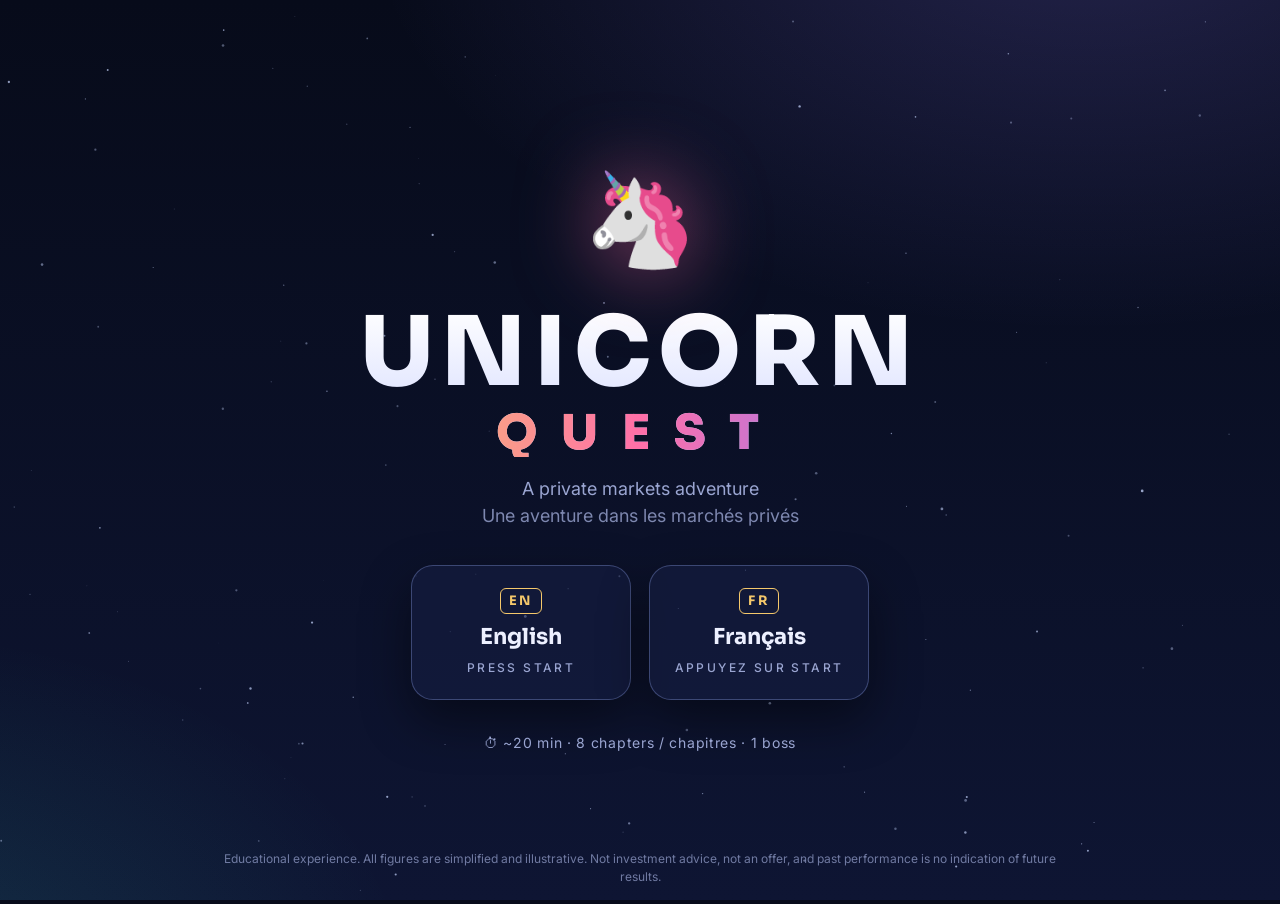
<file: index.html>
<!doctype html>
<html lang="en">
<head>
  <meta charset="utf-8">
  <meta name="viewport" content="width=device-width, initial-scale=1, viewport-fit=cover">
  <title>Unicorn Quest</title>
  <meta name="description" content="Unicorn Quest: an interactive 20-minute private markets adventure. Une aventure interactive de 20 minutes dans les marchés privés.">
  <meta name="theme-color" content="#070b1a">
  <link rel="icon" href="data:image/svg+xml,<svg xmlns='http://www.w3.org/2000/svg' viewBox='0 0 100 100'><text y='.9em' font-size='90'>🦄</text></svg>">
  <link rel="preconnect" href="https://fonts.googleapis.com">
  <link rel="preconnect" href="https://fonts.gstatic.com" crossorigin>
  <link href="https://fonts.googleapis.com/css2?family=Inter:wght@400;500;600;700&family=Sora:wght@500;600;700;800&display=swap" rel="stylesheet">
  <link rel="stylesheet" href="css/style.css">
</head>
<body>
  <canvas id="bg" aria-hidden="true"></canvas>
  <header id="hud" hidden></header>
  <main id="stage" aria-live="polite"></main>
  <footer id="foot"></footer>
  <div id="overlay" hidden></div>
  <div id="toasts"></div>
  <canvas id="fx" aria-hidden="true"></canvas>

  <script src="js/core.js"></script>
  <script src="js/sectors.js"></script>
  <script src="js/intro.js"></script>
  <script src="js/ch1-founder.js"></script>
  <script src="js/ch2-map.js"></script>
  <script src="js/ch3-vintage.js"></script>
  <script src="js/ch4-vault.js"></script>
  <script src="js/ch5-fog.js"></script>
  <script src="js/ch6-treasure.js"></script>
  <script src="js/ch7-waterfall.js"></script>
  <script src="js/ch8-exit.js"></script>
  <script src="js/finale.js"></script>
  <script src="js/main.js"></script>
</body>
</html>
</file>
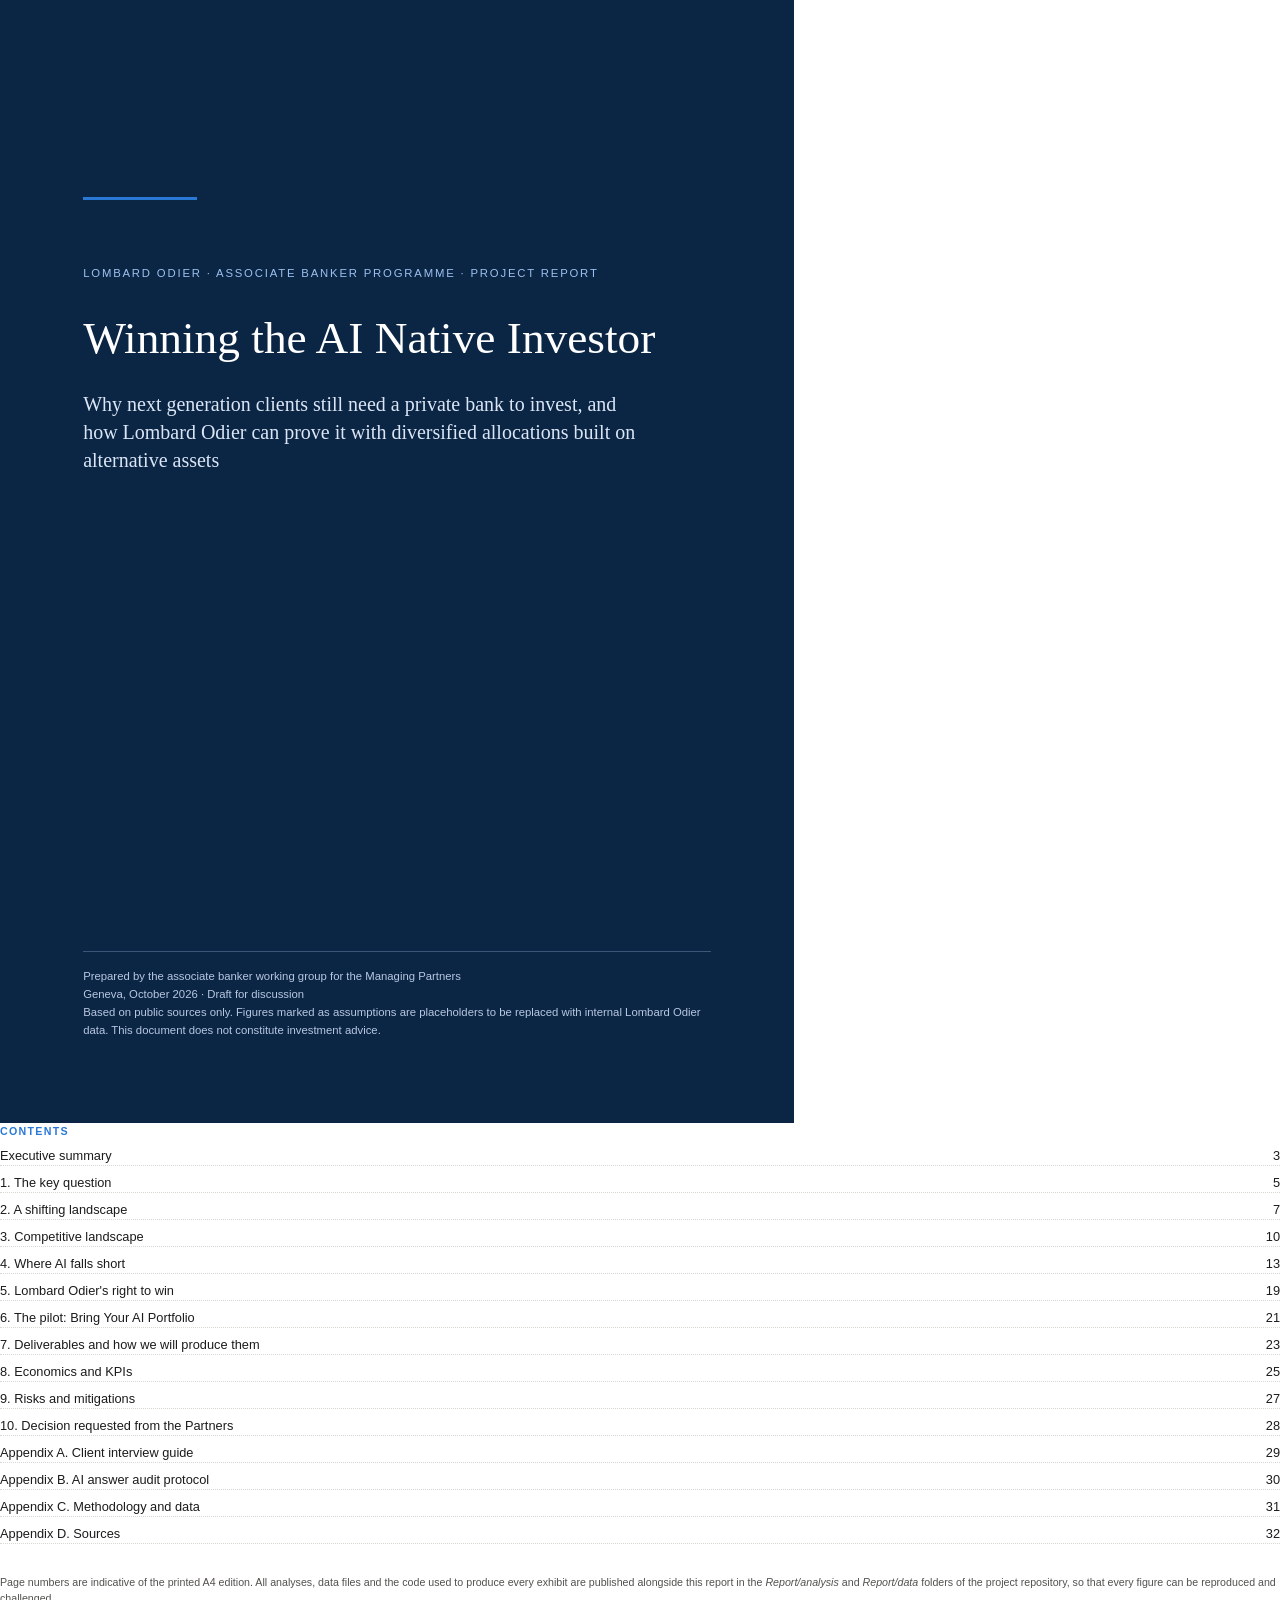
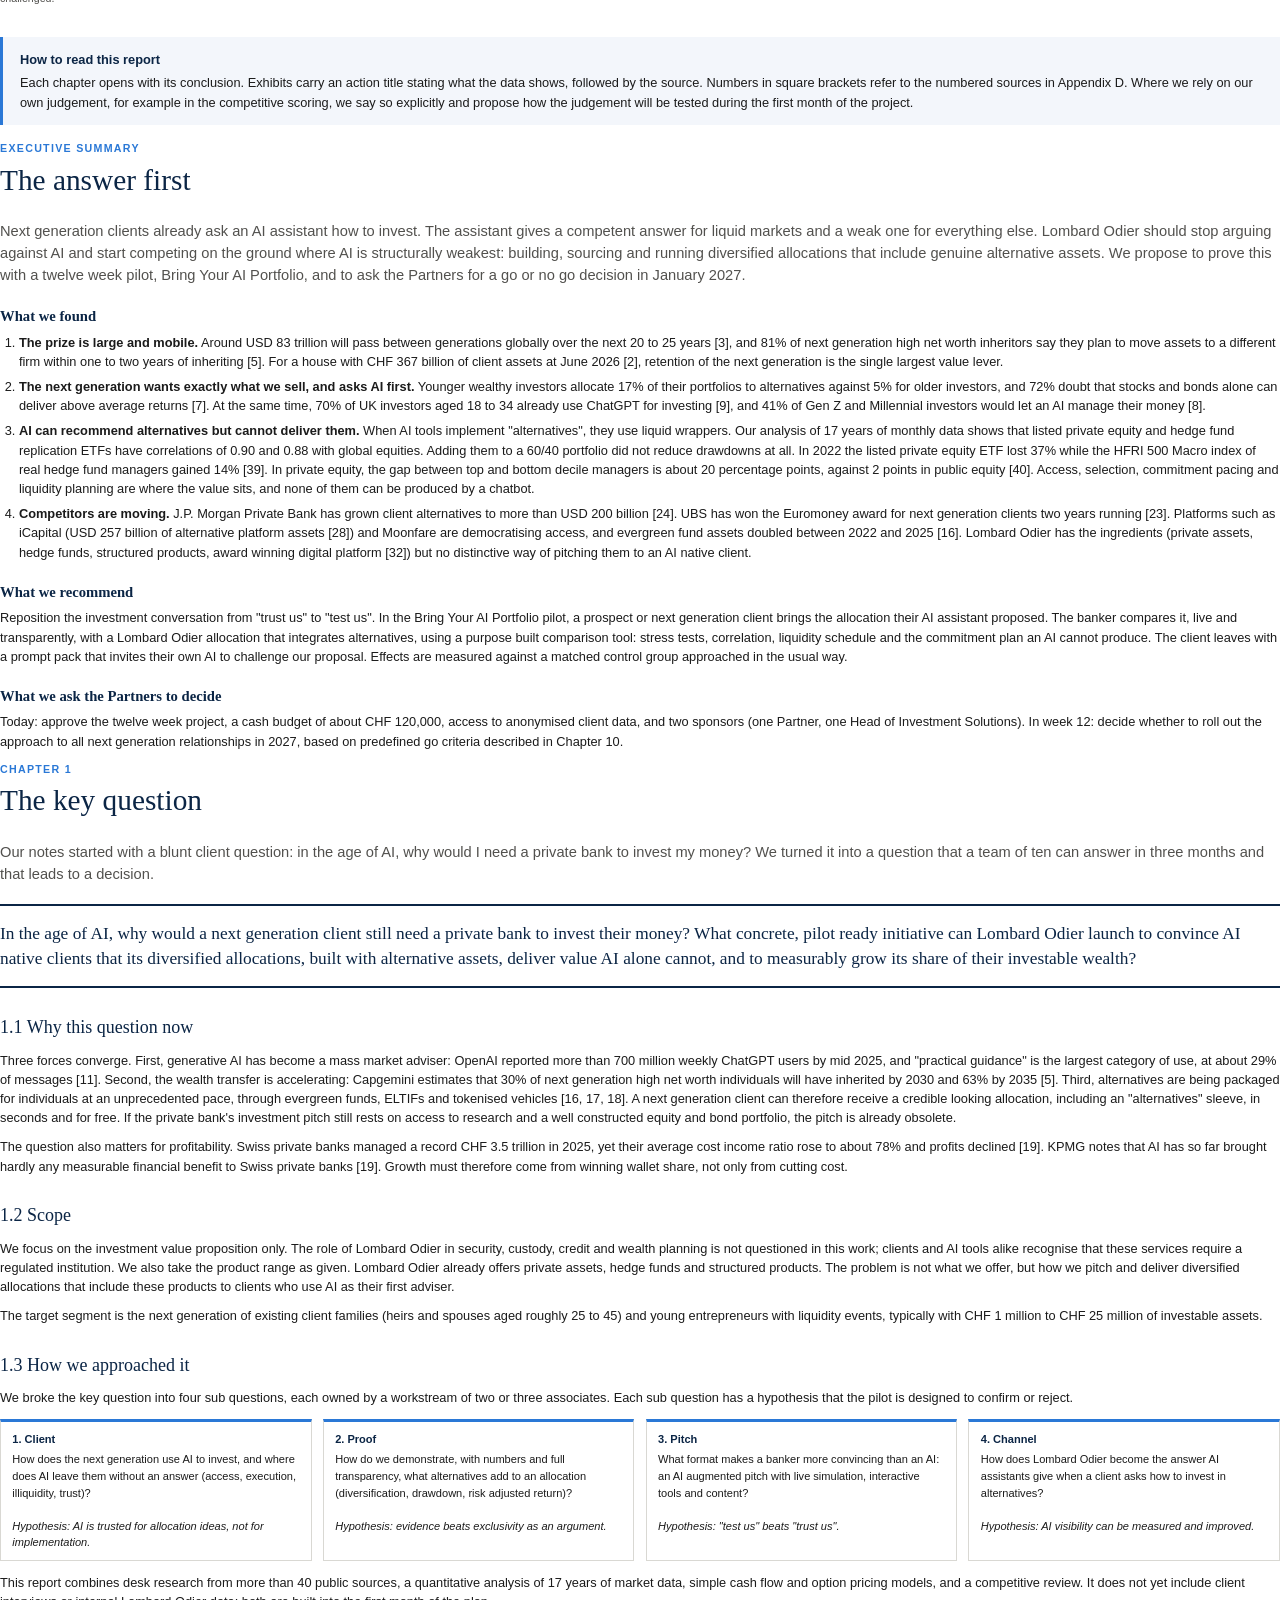
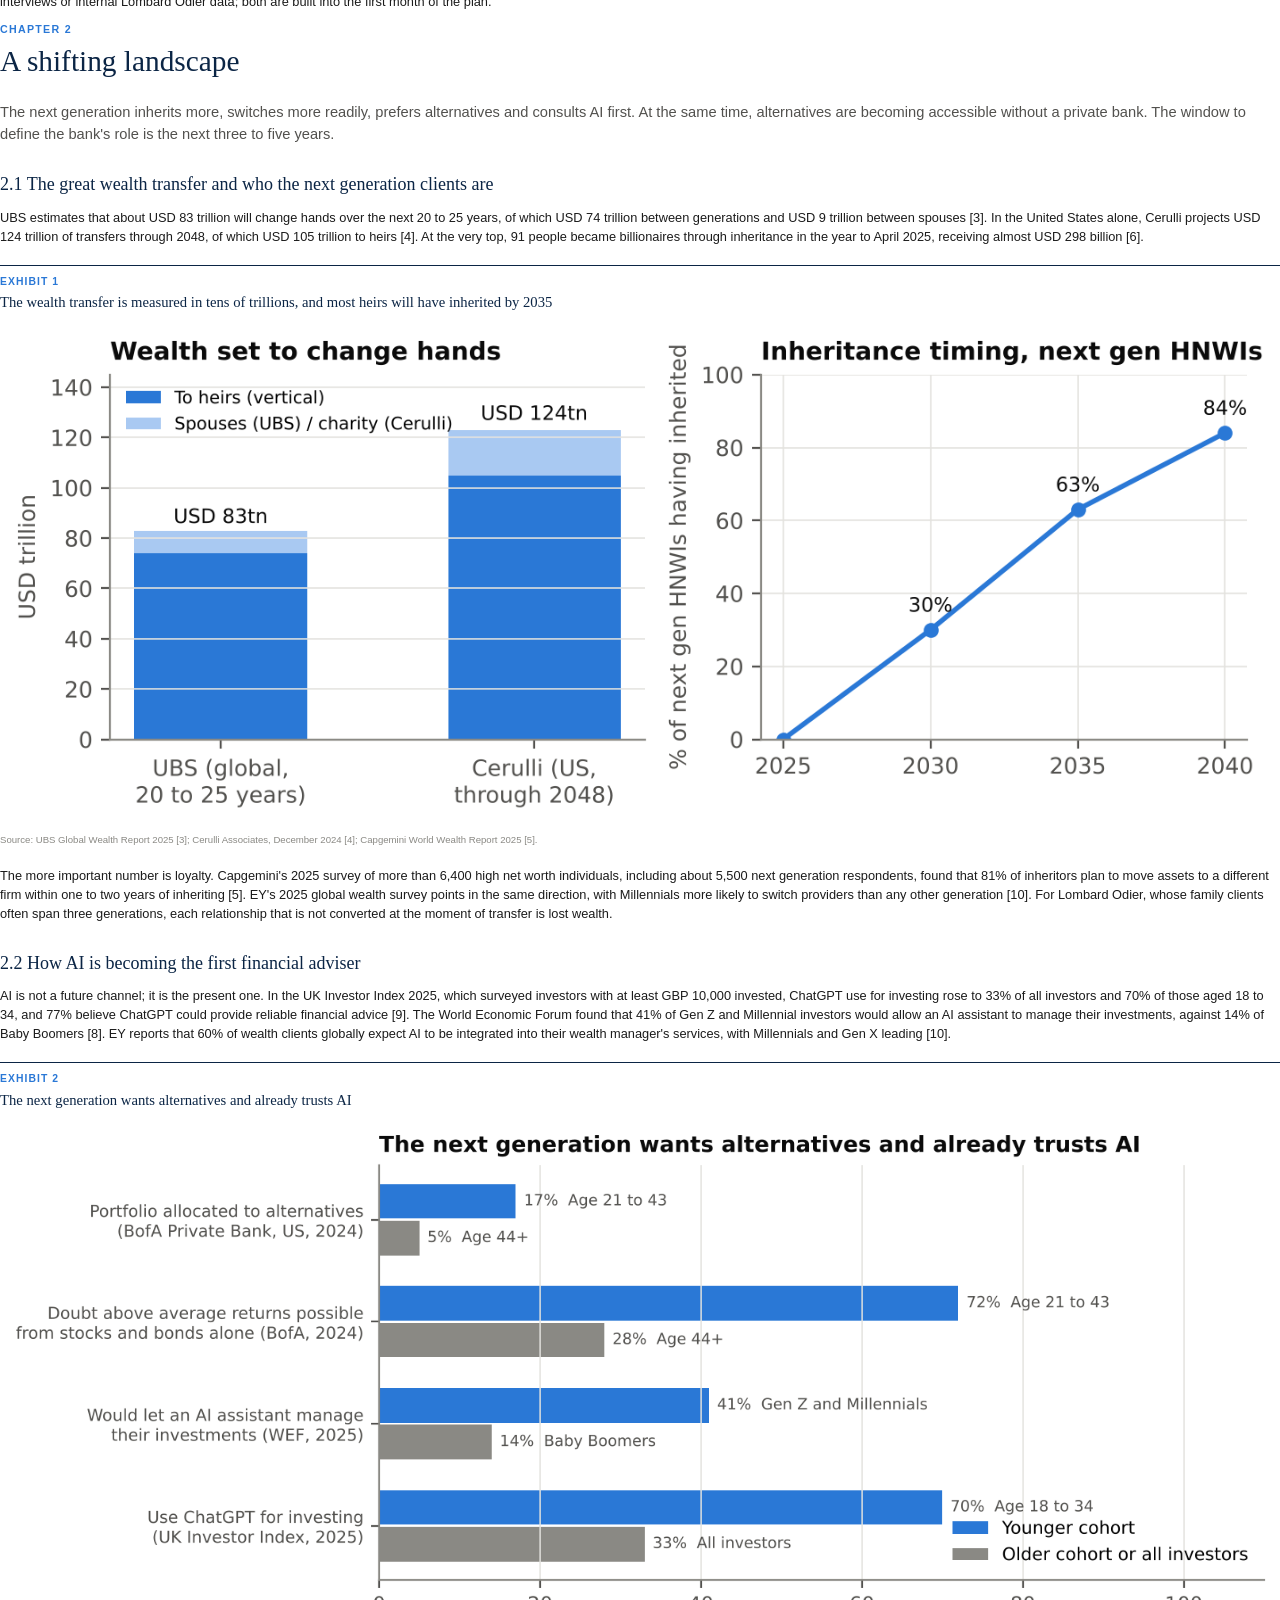
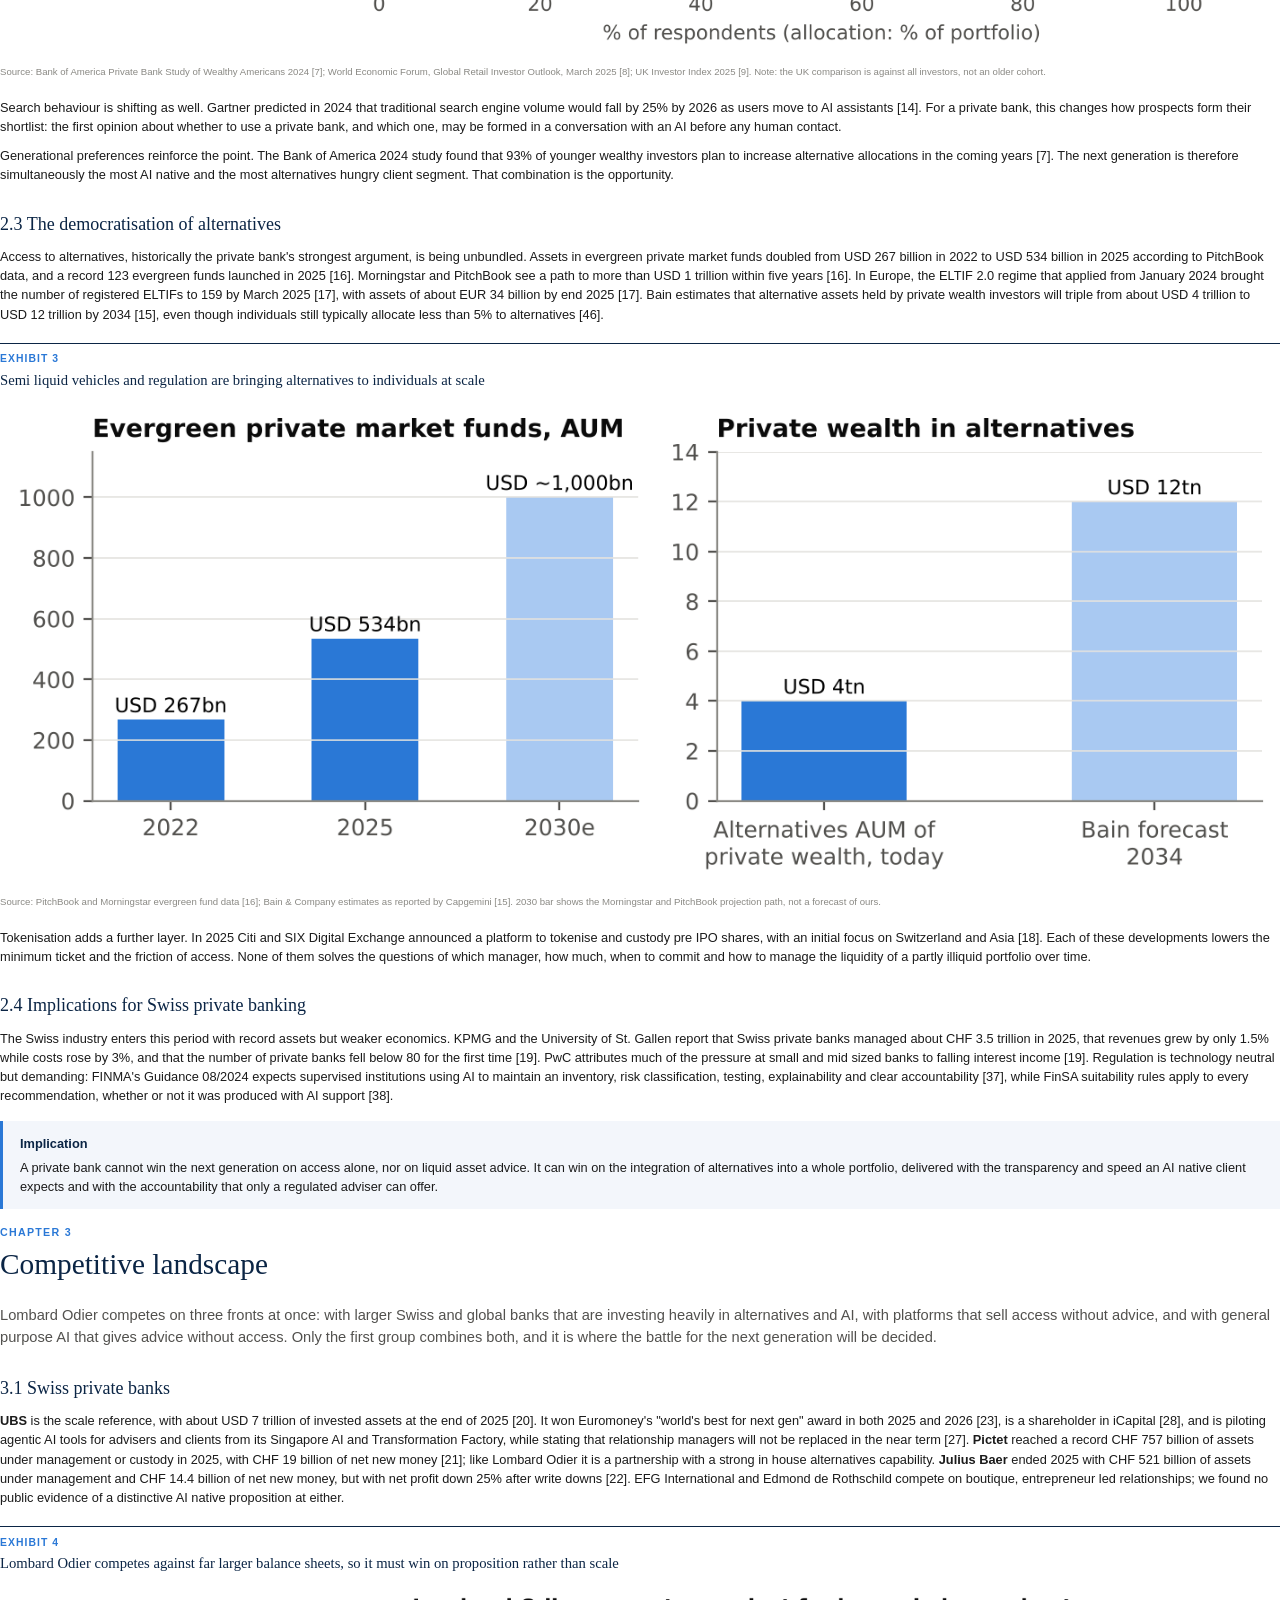
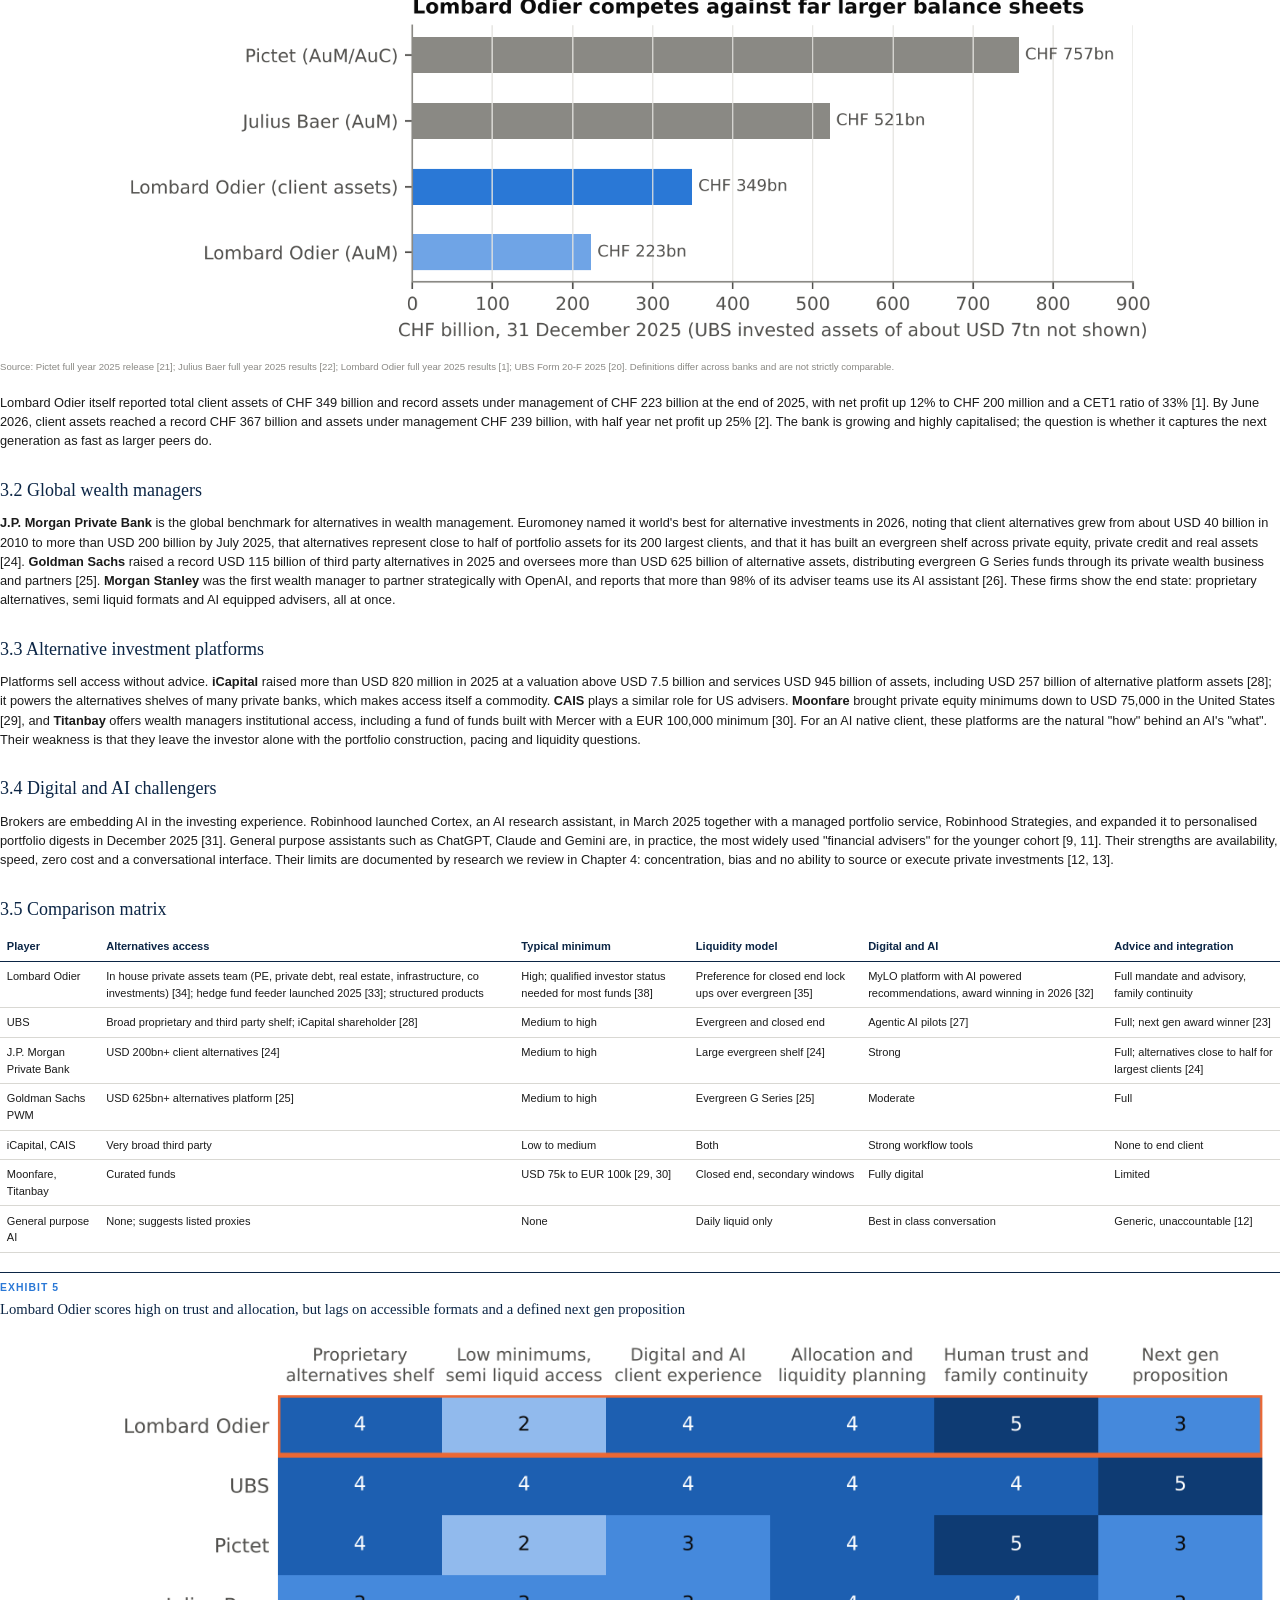
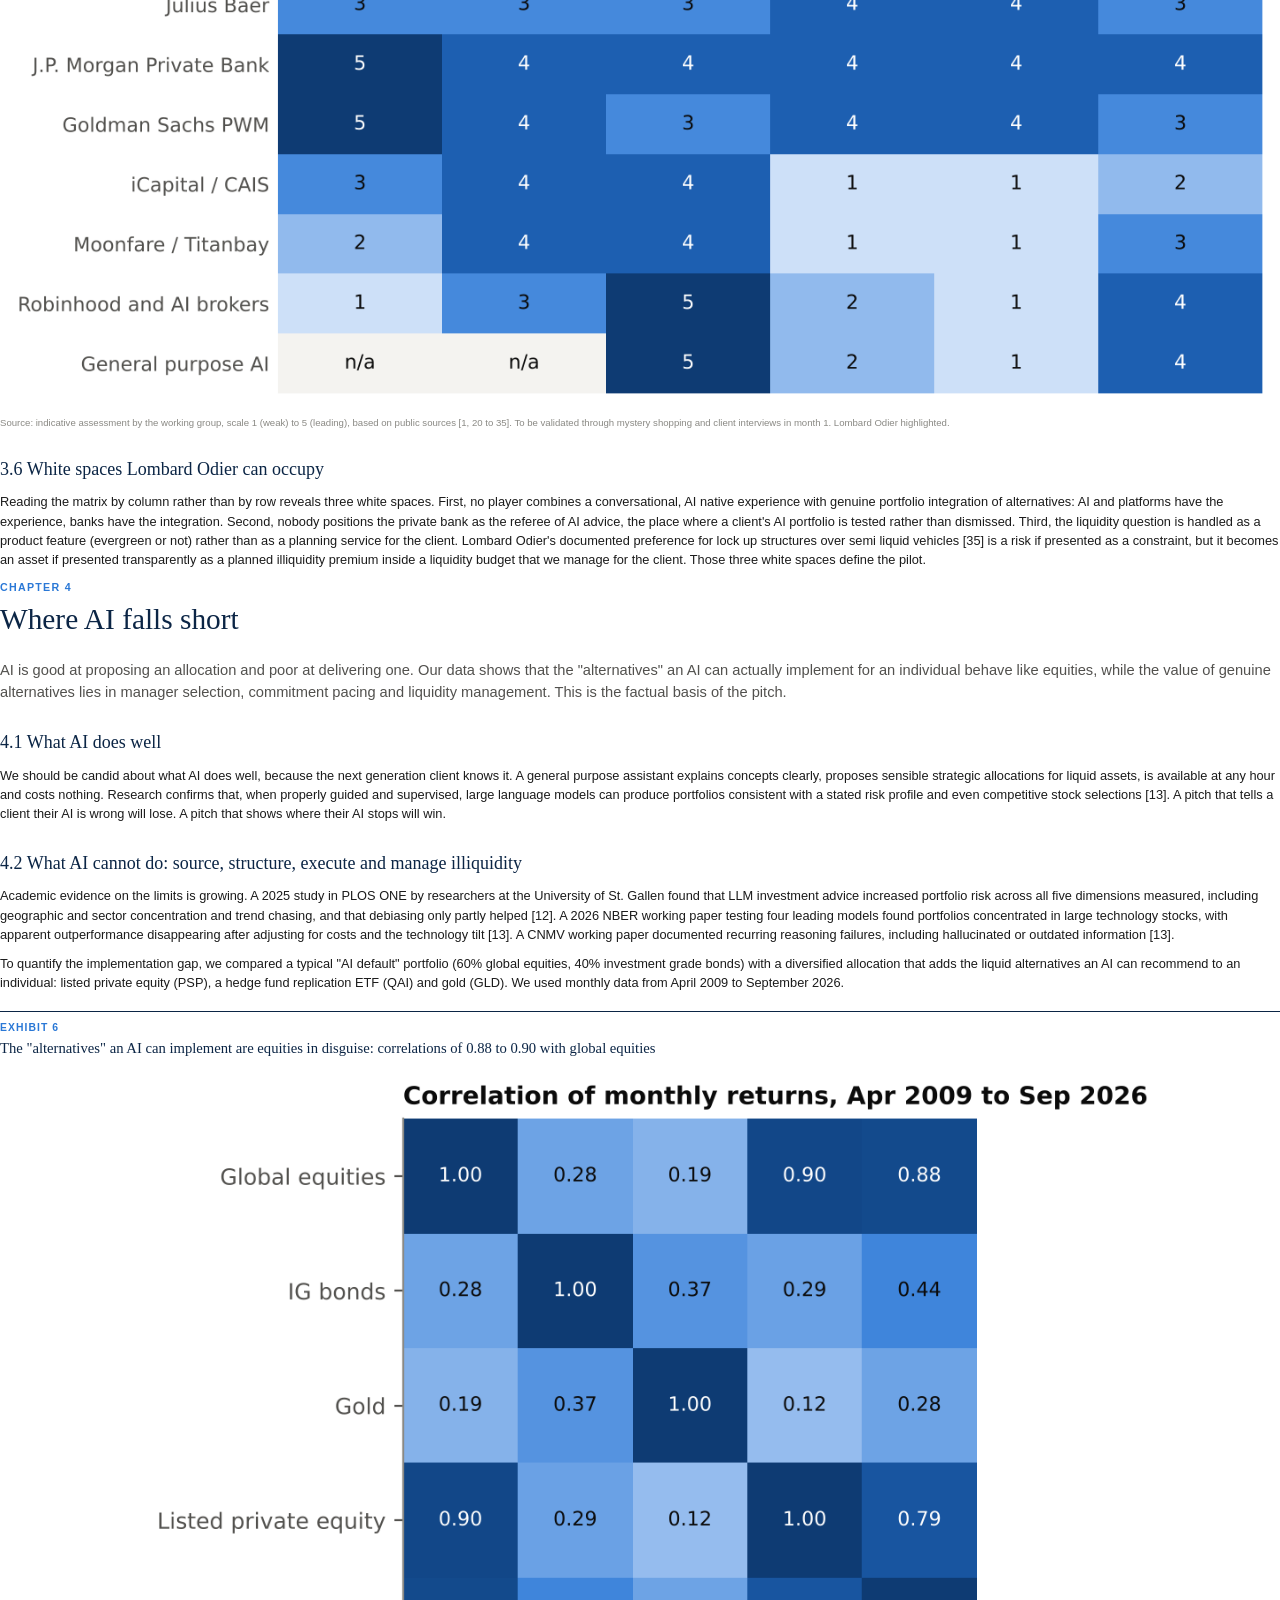
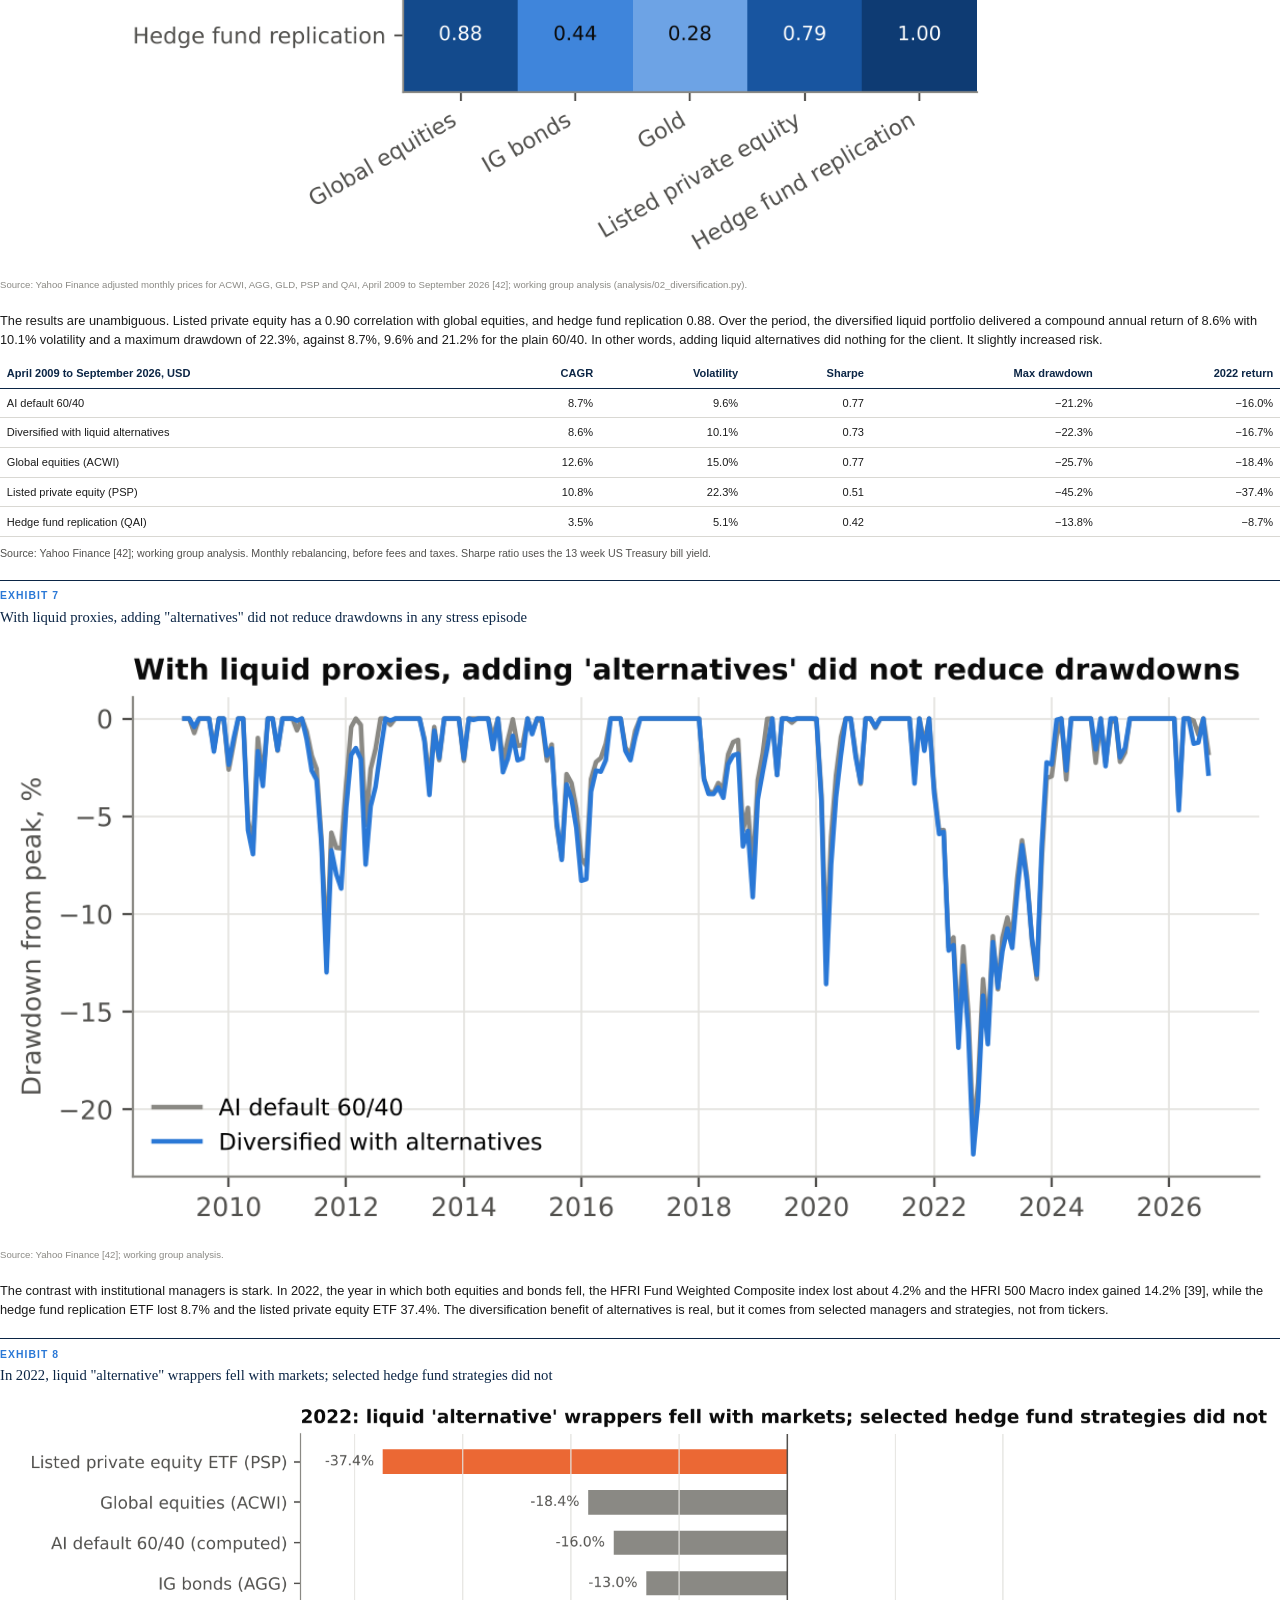
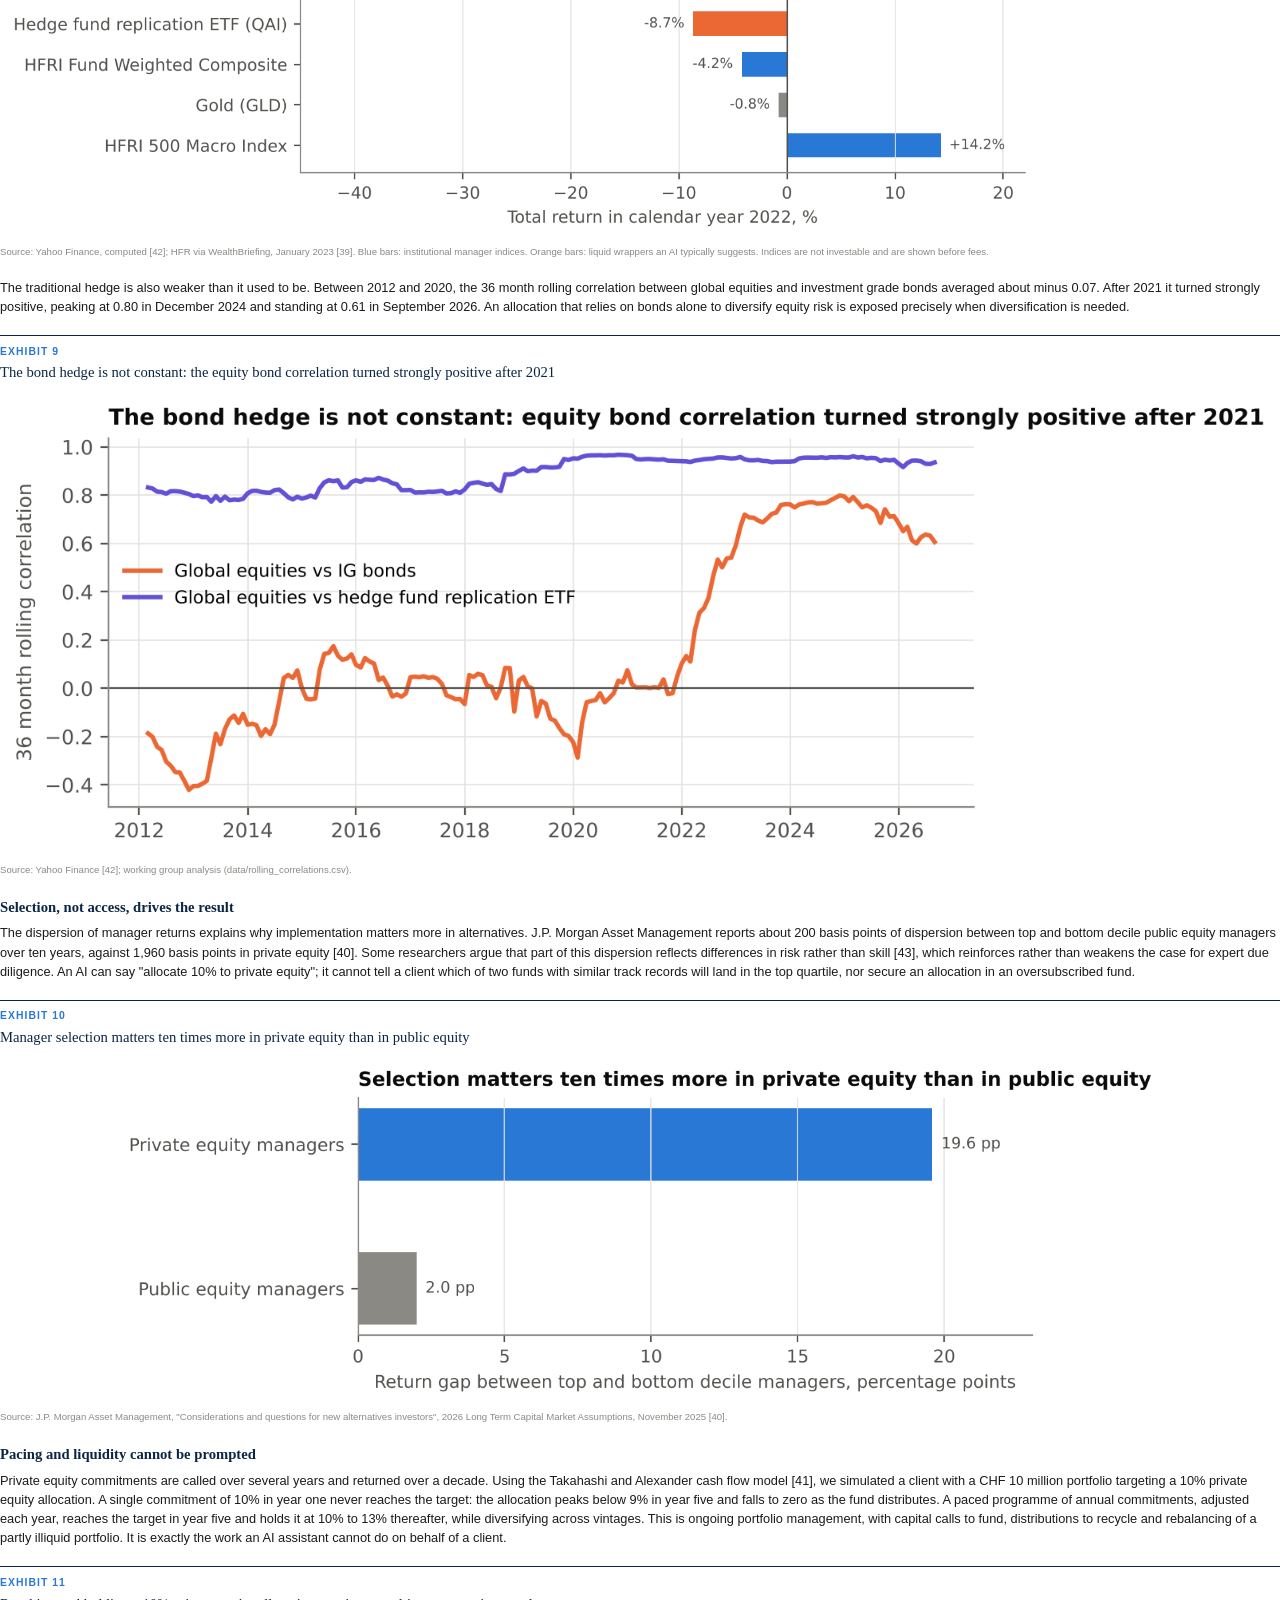
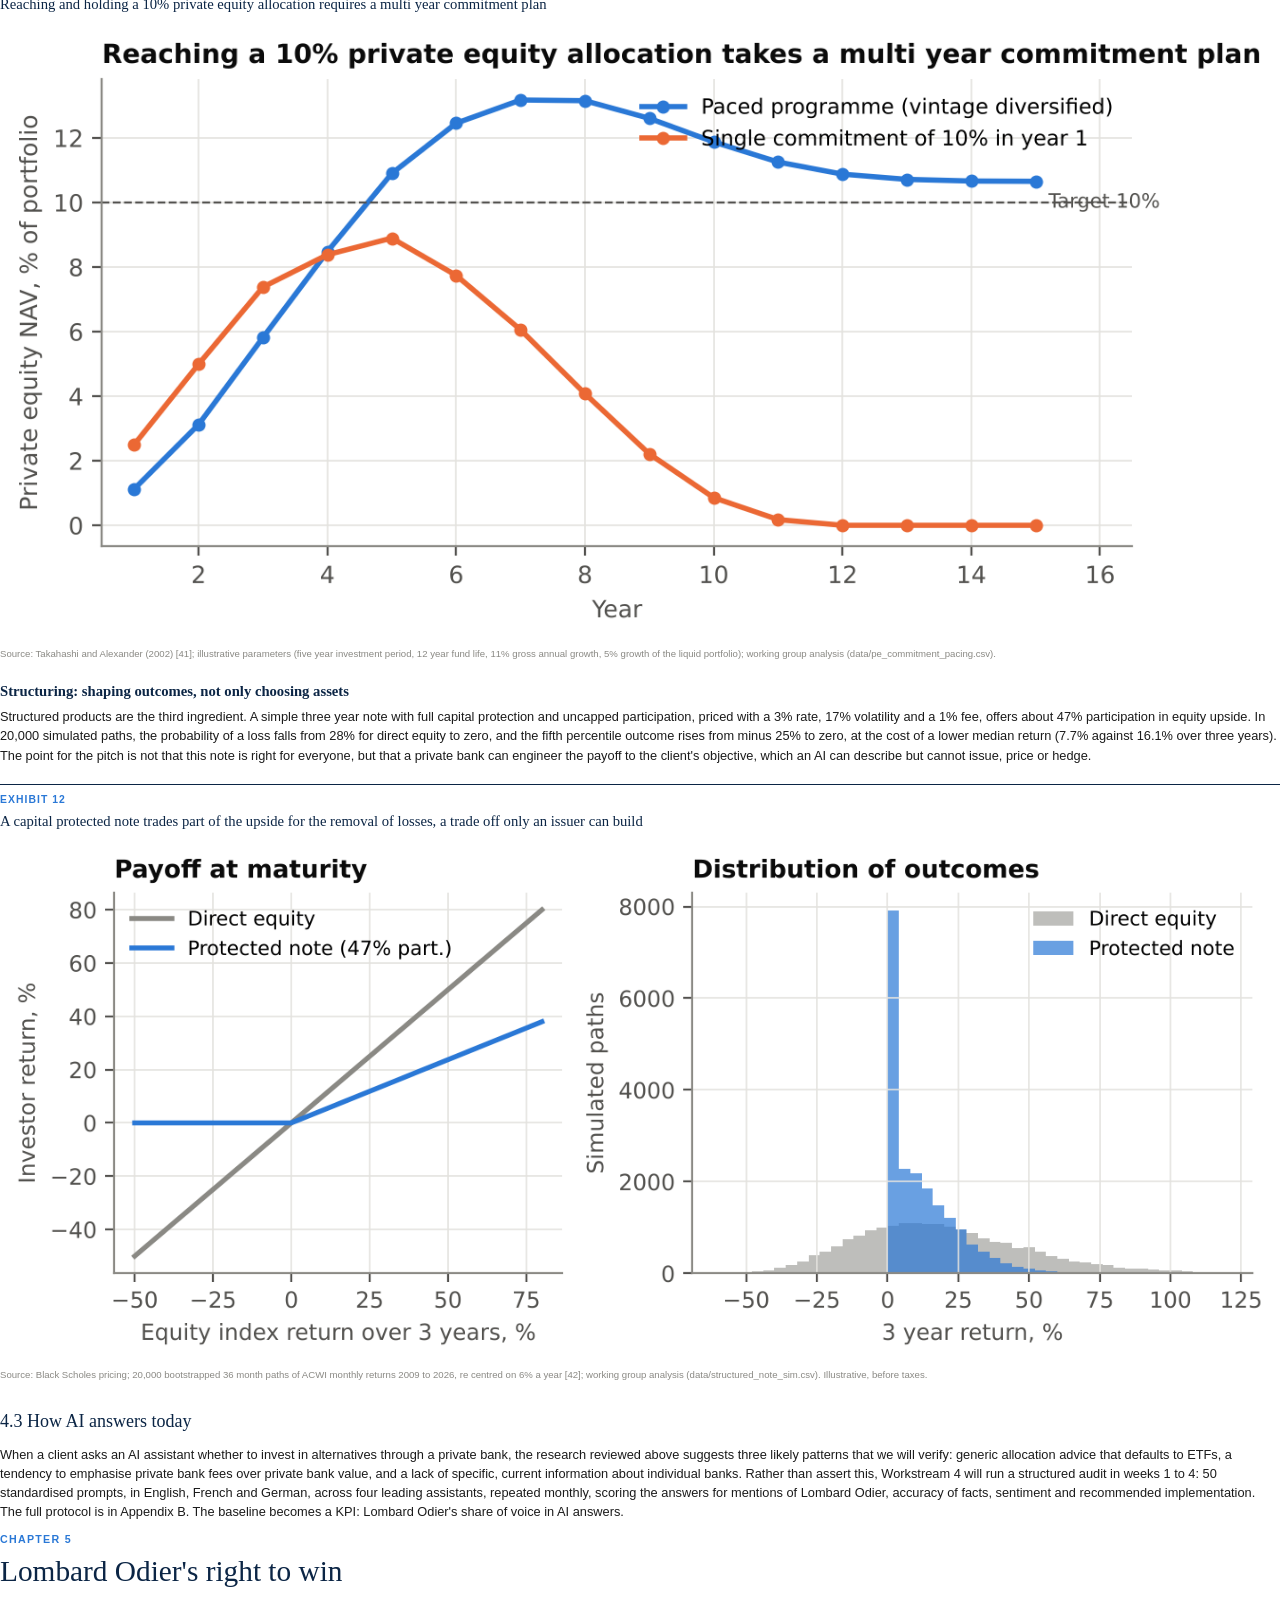
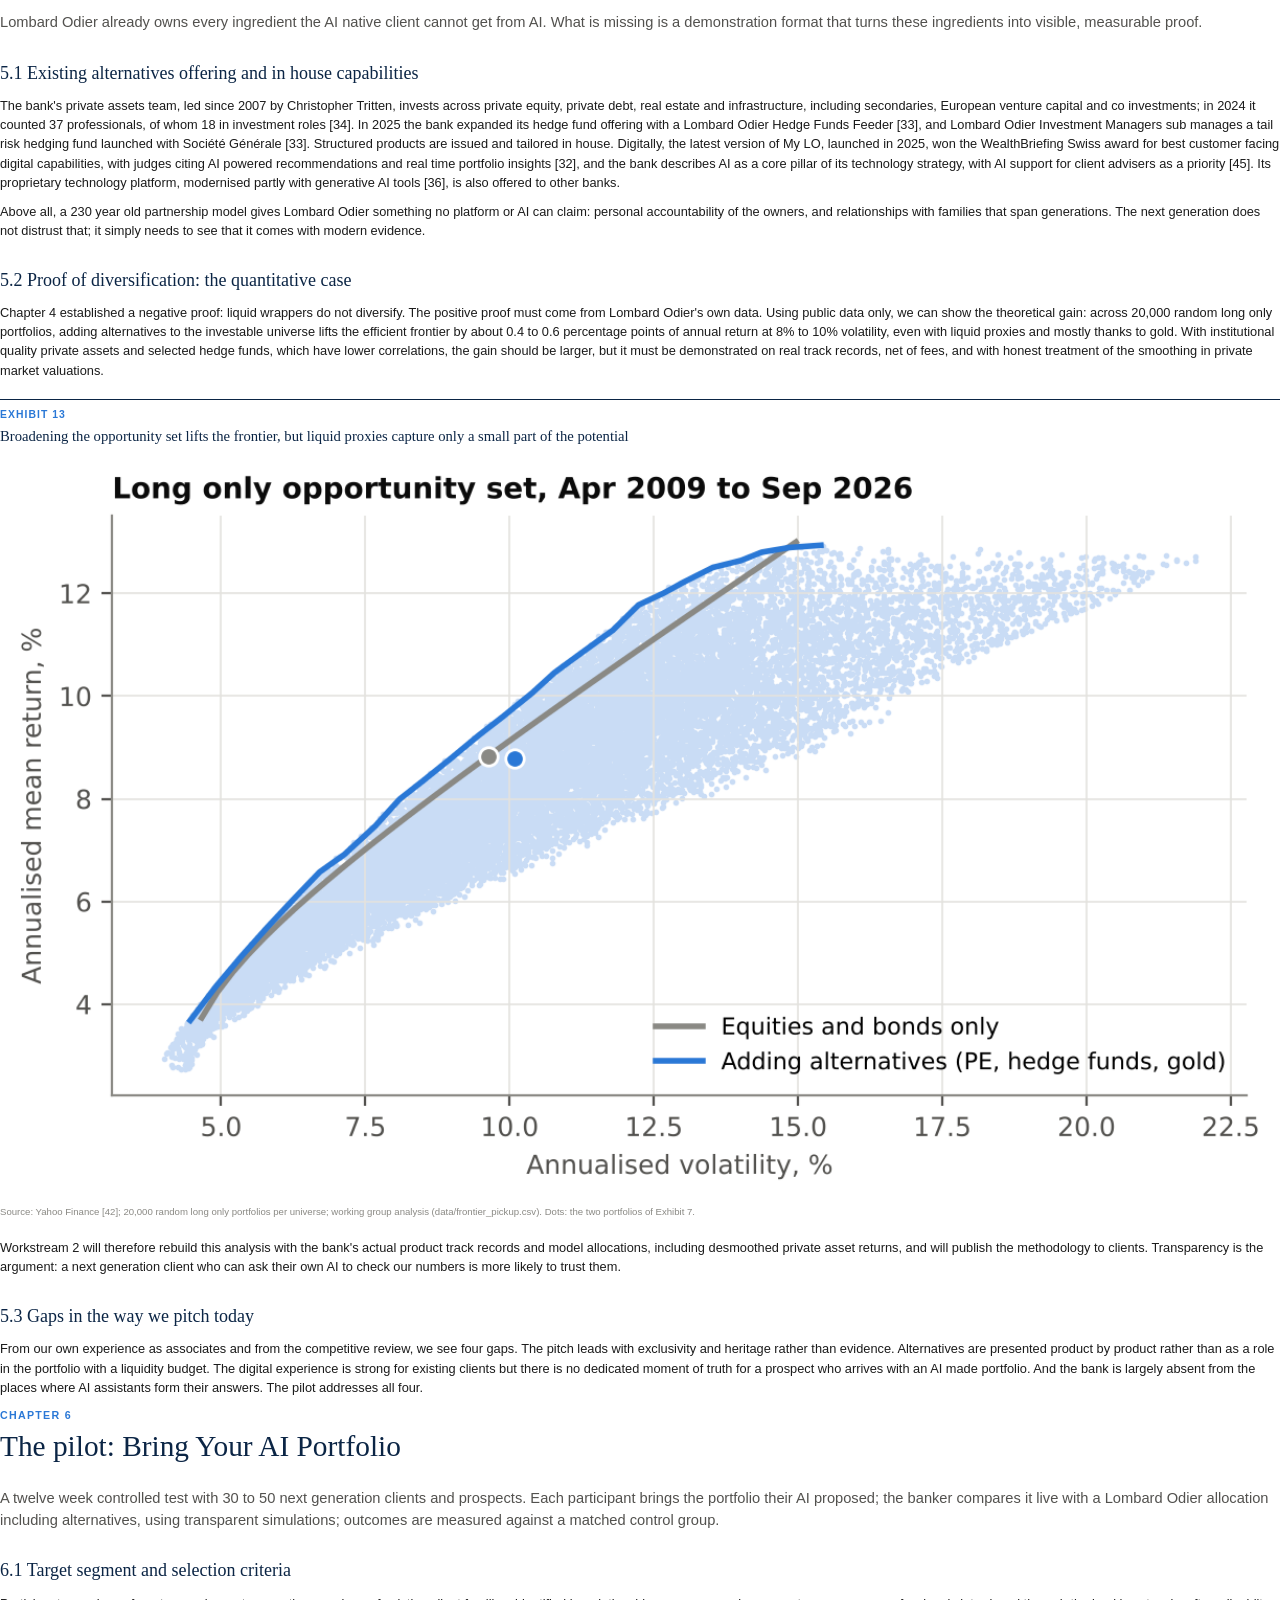
<file: Report/source/report.html>
<!doctype html>
<html lang="en">
<head>
<meta charset="utf-8">
<title>Winning the AI Native Investor</title>
<style>
@page { size: A4; margin: 22mm 20mm 20mm 20mm; }
@page :first { margin: 0; }
:root { --navy:#0b2545; --blue:#2a78d6; --ink:#1b1b1b; --ink2:#52514e; --muted:#8a8984; --rule:#d9d8d3; --tint:#f3f6fb; }
html { -webkit-print-color-adjust: exact; print-color-adjust: exact; }
body { font-family: "Inter", "Liberation Sans", sans-serif; font-size: 9.6pt; line-height: 1.5; color: var(--ink); margin: 0; background: #fff; }
h1, h2, h3, .serif { font-family: "Bitstream Charter", "Caladea", Georgia, serif; font-weight: normal; color: var(--navy); }
h1 { font-size: 22pt; line-height: 1.15; margin: 0 0 6mm; }
h2 { font-size: 13.5pt; margin: 7mm 0 2.5mm; }
h3 { font-size: 11pt; margin: 5mm 0 1.5mm; font-weight: bold; }
p { margin: 0 0 2.6mm; text-align: left; }
.chapter { break-before: page; }
.kicker { font-size: 8pt; letter-spacing: .12em; text-transform: uppercase; color: var(--blue); font-weight: 600; margin-bottom: 2mm; }
.lead { font-size: 11pt; line-height: 1.5; color: var(--ink2); margin-bottom: 5mm; }
.exhibit { break-inside: avoid; margin: 5mm 0 5mm; border-top: 1.5px solid var(--navy); padding-top: 2mm; }
.exhibit .label { font-size: 7.8pt; letter-spacing: .1em; text-transform: uppercase; color: var(--blue); font-weight: 600; }
.exhibit .title { font-family: "Bitstream Charter", "Caladea", Georgia, serif; font-size: 11pt; color: var(--navy); margin: .5mm 0 2.5mm; }
.exhibit img { width: 100%; display: block; }
.exhibit img.narrow { width: 82%; margin: 0 auto; }
.exhibit .src { font-size: 7.2pt; color: var(--muted); margin-top: 1.5mm; line-height: 1.35; }
table { border-collapse: collapse; width: 100%; font-size: 8.3pt; margin: 2mm 0 2mm; }
th { text-align: left; font-weight: 600; color: var(--navy); border-bottom: 1.2px solid var(--navy); padding: 1.6mm 1.8mm; vertical-align: bottom; }
td { border-bottom: .6px solid var(--rule); padding: 1.6mm 1.8mm; vertical-align: top; }
td.num, th.num { text-align: right; white-space: nowrap; }
.box { background: var(--tint); border-left: 3px solid var(--blue); padding: 3.5mm 4.5mm; margin: 4mm 0; break-inside: avoid; }
.box p:last-child { margin-bottom: 0; }
.box .h { font-weight: 600; color: var(--navy); margin-bottom: 1.2mm; }
.question { font-family: "Bitstream Charter", "Caladea", Georgia, serif; font-size: 13pt; line-height: 1.45; color: var(--navy); border-top: 2px solid var(--navy); border-bottom: 2px solid var(--navy); padding: 4mm 0; margin: 4mm 0 5mm; }
ol.plain { padding-left: 5mm; margin: 0 0 3mm; } ol.plain li { margin-bottom: 1.6mm; }
sup.ref { font-size: 6.6pt; color: var(--blue); }
a { color: inherit; text-decoration: none; }
.refs p { font-size: 7.8pt; line-height: 1.4; margin-bottom: 1.4mm; padding-left: 7mm; text-indent: -7mm; word-break: break-word; }
.two { display: grid; grid-template-columns: 1fr 1fr; gap: 6mm; }
.tree { display: grid; grid-template-columns: 1fr 1fr 1fr 1fr; gap: 3mm; margin: 3mm 0; }
.tree div { border: 1px solid var(--rule); border-top: 3px solid var(--blue); padding: 2.5mm 3mm; font-size: 8.3pt; background: #fff; }
.tree div b { color: var(--navy); display: block; margin-bottom: 1mm; }
.journey { display: grid; grid-template-columns: repeat(5, 1fr); gap: 2mm; margin: 3mm 0; }
.journey div { background: var(--tint); padding: 2.5mm; font-size: 8pt; border-top: 3px solid var(--navy); }
.journey div b { display: block; color: var(--navy); margin-bottom: 1mm; font-size: 8.4pt; }
.toc p { margin: 0 0 1.8mm; display: flex; justify-content: space-between; border-bottom: .5px dotted var(--rule); }
.small { font-size: 8pt; color: var(--ink2); }
/* Cover */
.cover { height: 297mm; width: 210mm; background: var(--navy); color: #fff; position: relative; break-after: page; }
.cover .inner { position: absolute; left: 22mm; right: 22mm; top: 70mm; }
.cover .tag { font-size: 8.5pt; letter-spacing: .16em; text-transform: uppercase; color: #9cc0ee; margin-bottom: 8mm; }
.cover h1 { color: #fff; font-size: 34pt; margin-bottom: 7mm; }
.cover .sub { font-family: "Bitstream Charter", Georgia, serif; font-size: 15pt; line-height: 1.4; color: #dbe6f5; max-width: 150mm; }
.cover .foot { position: absolute; left: 22mm; right: 22mm; bottom: 22mm; font-size: 8.5pt; color: #b8c8e0; border-top: 1px solid #3c5578; padding-top: 4mm; line-height: 1.6; }
.cover .bar { position: absolute; left: 22mm; top: 52mm; width: 30mm; height: 3px; background: var(--blue); }
</style>
</head>
<body>

<section class="cover">
  <div class="bar"></div>
  <div class="inner">
    <div class="tag">Lombard Odier &middot; Associate Banker Programme &middot; Project report</div>
    <h1>Winning the AI Native Investor</h1>
    <div class="sub">Why next generation clients still need a private bank to invest, and how Lombard Odier can prove it with diversified allocations built on alternative assets</div>
  </div>
  <div class="foot">
    Prepared by the associate banker working group for the Managing Partners<br>
    Geneva, October 2026 &middot; Draft for discussion<br>
    Based on public sources only. Figures marked as assumptions are placeholders to be replaced with internal Lombard Odier data. This document does not constitute investment advice.
  </div>
</section>

<section>
  <div class="kicker">Contents</div>
  <div class="toc">
    <p><span>Executive summary</span><span>3</span></p>
    <p><span>1. The key question</span><span>5</span></p>
    <p><span>2. A shifting landscape</span><span>7</span></p>
    <p><span>3. Competitive landscape</span><span>10</span></p>
    <p><span>4. Where AI falls short</span><span>13</span></p>
    <p><span>5. Lombard Odier's right to win</span><span>19</span></p>
    <p><span>6. The pilot: Bring Your AI Portfolio</span><span>21</span></p>
    <p><span>7. Deliverables and how we will produce them</span><span>23</span></p>
    <p><span>8. Economics and KPIs</span><span>25</span></p>
    <p><span>9. Risks and mitigations</span><span>27</span></p>
    <p><span>10. Decision requested from the Partners</span><span>28</span></p>
    <p><span>Appendix A. Client interview guide</span><span>29</span></p>
    <p><span>Appendix B. AI answer audit protocol</span><span>30</span></p>
    <p><span>Appendix C. Methodology and data</span><span>31</span></p>
    <p><span>Appendix D. Sources</span><span>32</span></p>
  </div>
  <p class="small" style="margin-top:8mm">Page numbers are indicative of the printed A4 edition. All analyses, data files and the code used to produce every exhibit are published alongside this report in the <i>Report/analysis</i> and <i>Report/data</i> folders of the project repository, so that every figure can be reproduced and challenged.</p>
  <div class="box" style="margin-top:8mm">
    <div class="h">How to read this report</div>
    <p>Each chapter opens with its conclusion. Exhibits carry an action title stating what the data shows, followed by the source. Numbers in square brackets refer to the numbered sources in Appendix D. Where we rely on our own judgement, for example in the competitive scoring, we say so explicitly and propose how the judgement will be tested during the first month of the project.</p>
  </div>
</section>

<section class="chapter">
  <div class="kicker">Executive summary</div>
  <h1>The answer first</h1>
  <p class="lead">Next generation clients already ask an AI assistant how to invest. The assistant gives a competent answer for liquid markets and a weak one for everything else. Lombard Odier should stop arguing against AI and start competing on the ground where AI is structurally weakest: building, sourcing and running diversified allocations that include genuine alternative assets. We propose to prove this with a twelve week pilot, Bring Your AI Portfolio, and to ask the Partners for a go or no go decision in January 2027.</p>

  <h3>What we found</h3>
  <ol class="plain">
    <li><b>The prize is large and mobile.</b> Around USD 83 trillion will pass between generations globally over the next 20 to 25 years [3], and 81% of next generation high net worth inheritors say they plan to move assets to a different firm within one to two years of inheriting [5]. For a house with CHF 367 billion of client assets at June 2026 [2], retention of the next generation is the single largest value lever.</li>
    <li><b>The next generation wants exactly what we sell, and asks AI first.</b> Younger wealthy investors allocate 17% of their portfolios to alternatives against 5% for older investors, and 72% doubt that stocks and bonds alone can deliver above average returns [7]. At the same time, 70% of UK investors aged 18 to 34 already use ChatGPT for investing [9], and 41% of Gen Z and Millennial investors would let an AI manage their money [8].</li>
    <li><b>AI can recommend alternatives but cannot deliver them.</b> When AI tools implement "alternatives", they use liquid wrappers. Our analysis of 17 years of monthly data shows that listed private equity and hedge fund replication ETFs have correlations of 0.90 and 0.88 with global equities. Adding them to a 60/40 portfolio did not reduce drawdowns at all. In 2022 the listed private equity ETF lost 37% while the HFRI 500 Macro index of real hedge fund managers gained 14% [39]. In private equity, the gap between top and bottom decile managers is about 20 percentage points, against 2 points in public equity [40]. Access, selection, commitment pacing and liquidity planning are where the value sits, and none of them can be produced by a chatbot.</li>
    <li><b>Competitors are moving.</b> J.P. Morgan Private Bank has grown client alternatives to more than USD 200 billion [24]. UBS has won the Euromoney award for next generation clients two years running [23]. Platforms such as iCapital (USD 257 billion of alternative platform assets [28]) and Moonfare are democratising access, and evergreen fund assets doubled between 2022 and 2025 [16]. Lombard Odier has the ingredients (private assets, hedge funds, structured products, award winning digital platform [32]) but no distinctive way of pitching them to an AI native client.</li>
  </ol>

  <h3>What we recommend</h3>
  <p>Reposition the investment conversation from "trust us" to "test us". In the Bring Your AI Portfolio pilot, a prospect or next generation client brings the allocation their AI assistant proposed. The banker compares it, live and transparently, with a Lombard Odier allocation that integrates alternatives, using a purpose built comparison tool: stress tests, correlation, liquidity schedule and the commitment plan an AI cannot produce. The client leaves with a prompt pack that invites their own AI to challenge our proposal. Effects are measured against a matched control group approached in the usual way.</p>

  <h3>What we ask the Partners to decide</h3>
  <p>Today: approve the twelve week project, a cash budget of about CHF 120,000, access to anonymised client data, and two sponsors (one Partner, one Head of Investment Solutions). In week 12: decide whether to roll out the approach to all next generation relationships in 2027, based on predefined go criteria described in Chapter 10.</p>
</section>

<section class="chapter">
  <div class="kicker">Chapter 1</div>
  <h1>The key question</h1>
  <p class="lead">Our notes started with a blunt client question: in the age of AI, why would I need a private bank to invest my money? We turned it into a question that a team of ten can answer in three months and that leads to a decision.</p>

  <div class="question">In the age of AI, why would a next generation client still need a private bank to invest their money? What concrete, pilot ready initiative can Lombard Odier launch to convince AI native clients that its diversified allocations, built with alternative assets, deliver value AI alone cannot, and to measurably grow its share of their investable wealth?</div>

  <h2>1.1 Why this question now</h2>
  <p>Three forces converge. First, generative AI has become a mass market adviser: OpenAI reported more than 700 million weekly ChatGPT users by mid 2025, and "practical guidance" is the largest category of use, at about 29% of messages [11]. Second, the wealth transfer is accelerating: Capgemini estimates that 30% of next generation high net worth individuals will have inherited by 2030 and 63% by 2035 [5]. Third, alternatives are being packaged for individuals at an unprecedented pace, through evergreen funds, ELTIFs and tokenised vehicles [16, 17, 18]. A next generation client can therefore receive a credible looking allocation, including an "alternatives" sleeve, in seconds and for free. If the private bank's investment pitch still rests on access to research and a well constructed equity and bond portfolio, the pitch is already obsolete.</p>
  <p>The question also matters for profitability. Swiss private banks managed a record CHF 3.5 trillion in 2025, yet their average cost income ratio rose to about 78% and profits declined [19]. KPMG notes that AI has so far brought hardly any measurable financial benefit to Swiss private banks [19]. Growth must therefore come from winning wallet share, not only from cutting cost.</p>

  <h2>1.2 Scope</h2>
  <p>We focus on the investment value proposition only. The role of Lombard Odier in security, custody, credit and wealth planning is not questioned in this work; clients and AI tools alike recognise that these services require a regulated institution. We also take the product range as given. Lombard Odier already offers private assets, hedge funds and structured products. The problem is not what we offer, but how we pitch and deliver diversified allocations that include these products to clients who use AI as their first adviser.</p>
  <p>The target segment is the next generation of existing client families (heirs and spouses aged roughly 25 to 45) and young entrepreneurs with liquidity events, typically with CHF 1 million to CHF 25 million of investable assets.</p>

  <h2>1.3 How we approached it</h2>
  <p>We broke the key question into four sub questions, each owned by a workstream of two or three associates. Each sub question has a hypothesis that the pilot is designed to confirm or reject.</p>
  <div class="tree">
    <div><b>1. Client</b>How does the next generation use AI to invest, and where does AI leave them without an answer (access, execution, illiquidity, trust)?<br><br><i>Hypothesis: AI is trusted for allocation ideas, not for implementation.</i></div>
    <div><b>2. Proof</b>How do we demonstrate, with numbers and full transparency, what alternatives add to an allocation (diversification, drawdown, risk adjusted return)?<br><br><i>Hypothesis: evidence beats exclusivity as an argument.</i></div>
    <div><b>3. Pitch</b>What format makes a banker more convincing than an AI: an AI augmented pitch with live simulation, interactive tools and content?<br><br><i>Hypothesis: "test us" beats "trust us".</i></div>
    <div><b>4. Channel</b>How does Lombard Odier become the answer AI assistants give when a client asks how to invest in alternatives?<br><br><i>Hypothesis: AI visibility can be measured and improved.</i></div>
  </div>
  <p>This report combines desk research from more than 40 public sources, a quantitative analysis of 17 years of market data, simple cash flow and option pricing models, and a competitive review. It does not yet include client interviews or internal Lombard Odier data; both are built into the first month of the plan.</p>
</section>

<section class="chapter">
  <div class="kicker">Chapter 2</div>
  <h1>A shifting landscape</h1>
  <p class="lead">The next generation inherits more, switches more readily, prefers alternatives and consults AI first. At the same time, alternatives are becoming accessible without a private bank. The window to define the bank's role is the next three to five years.</p>

  <h2>2.1 The great wealth transfer and who the next generation clients are</h2>
  <p>UBS estimates that about USD 83 trillion will change hands over the next 20 to 25 years, of which USD 74 trillion between generations and USD 9 trillion between spouses [3]. In the United States alone, Cerulli projects USD 124 trillion of transfers through 2048, of which USD 105 trillion to heirs [4]. At the very top, 91 people became billionaires through inheritance in the year to April 2025, receiving almost USD 298 billion [6].</p>
  <div class="exhibit">
    <div class="label">Exhibit 1</div>
    <div class="title">The wealth transfer is measured in tens of trillions, and most heirs will have inherited by 2035</div>
    <img src="../figures/fig_wealth_transfer.png">
    <div class="src">Source: UBS Global Wealth Report 2025 [3]; Cerulli Associates, December 2024 [4]; Capgemini World Wealth Report 2025 [5].</div>
  </div>
  <p>The more important number is loyalty. Capgemini's 2025 survey of more than 6,400 high net worth individuals, including about 5,500 next generation respondents, found that 81% of inheritors plan to move assets to a different firm within one to two years of inheriting [5]. EY's 2025 global wealth survey points in the same direction, with Millennials more likely to switch providers than any other generation [10]. For Lombard Odier, whose family clients often span three generations, each relationship that is not converted at the moment of transfer is lost wealth.</p>

  <h2>2.2 How AI is becoming the first financial adviser</h2>
  <p>AI is not a future channel; it is the present one. In the UK Investor Index 2025, which surveyed investors with at least GBP 10,000 invested, ChatGPT use for investing rose to 33% of all investors and 70% of those aged 18 to 34, and 77% believe ChatGPT could provide reliable financial advice [9]. The World Economic Forum found that 41% of Gen Z and Millennial investors would allow an AI assistant to manage their investments, against 14% of Baby Boomers [8]. EY reports that 60% of wealth clients globally expect AI to be integrated into their wealth manager's services, with Millennials and Gen X leading [10].</p>
  <div class="exhibit">
    <div class="label">Exhibit 2</div>
    <div class="title">The next generation wants alternatives and already trusts AI</div>
    <img src="../figures/fig_generation_gap.png">
    <div class="src">Source: Bank of America Private Bank Study of Wealthy Americans 2024 [7]; World Economic Forum, Global Retail Investor Outlook, March 2025 [8]; UK Investor Index 2025 [9]. Note: the UK comparison is against all investors, not an older cohort.</div>
  </div>
  <p>Search behaviour is shifting as well. Gartner predicted in 2024 that traditional search engine volume would fall by 25% by 2026 as users move to AI assistants [14]. For a private bank, this changes how prospects form their shortlist: the first opinion about whether to use a private bank, and which one, may be formed in a conversation with an AI before any human contact.</p>
  <p>Generational preferences reinforce the point. The Bank of America 2024 study found that 93% of younger wealthy investors plan to increase alternative allocations in the coming years [7]. The next generation is therefore simultaneously the most AI native and the most alternatives hungry client segment. That combination is the opportunity.</p>

  <h2>2.3 The democratisation of alternatives</h2>
  <p>Access to alternatives, historically the private bank's strongest argument, is being unbundled. Assets in evergreen private market funds doubled from USD 267 billion in 2022 to USD 534 billion in 2025 according to PitchBook data, and a record 123 evergreen funds launched in 2025 [16]. Morningstar and PitchBook see a path to more than USD 1 trillion within five years [16]. In Europe, the ELTIF 2.0 regime that applied from January 2024 brought the number of registered ELTIFs to 159 by March 2025 [17], with assets of about EUR 34 billion by end 2025 [17]. Bain estimates that alternative assets held by private wealth investors will triple from about USD 4 trillion to USD 12 trillion by 2034 [15], even though individuals still typically allocate less than 5% to alternatives [46].</p>
  <div class="exhibit">
    <div class="label">Exhibit 3</div>
    <div class="title">Semi liquid vehicles and regulation are bringing alternatives to individuals at scale</div>
    <img src="../figures/fig_democratisation.png">
    <div class="src">Source: PitchBook and Morningstar evergreen fund data [16]; Bain &amp; Company estimates as reported by Capgemini [15]. 2030 bar shows the Morningstar and PitchBook projection path, not a forecast of ours.</div>
  </div>
  <p>Tokenisation adds a further layer. In 2025 Citi and SIX Digital Exchange announced a platform to tokenise and custody pre IPO shares, with an initial focus on Switzerland and Asia [18]. Each of these developments lowers the minimum ticket and the friction of access. None of them solves the questions of which manager, how much, when to commit and how to manage the liquidity of a partly illiquid portfolio over time.</p>

  <h2>2.4 Implications for Swiss private banking</h2>
  <p>The Swiss industry enters this period with record assets but weaker economics. KPMG and the University of St. Gallen report that Swiss private banks managed about CHF 3.5 trillion in 2025, that revenues grew by only 1.5% while costs rose by 3%, and that the number of private banks fell below 80 for the first time [19]. PwC attributes much of the pressure at small and mid sized banks to falling interest income [19]. Regulation is technology neutral but demanding: FINMA's Guidance 08/2024 expects supervised institutions using AI to maintain an inventory, risk classification, testing, explainability and clear accountability [37], while FinSA suitability rules apply to every recommendation, whether or not it was produced with AI support [38].</p>
  <div class="box">
    <div class="h">Implication</div>
    <p>A private bank cannot win the next generation on access alone, nor on liquid asset advice. It can win on the integration of alternatives into a whole portfolio, delivered with the transparency and speed an AI native client expects and with the accountability that only a regulated adviser can offer.</p>
  </div>
</section>

<section class="chapter">
  <div class="kicker">Chapter 3</div>
  <h1>Competitive landscape</h1>
  <p class="lead">Lombard Odier competes on three fronts at once: with larger Swiss and global banks that are investing heavily in alternatives and AI, with platforms that sell access without advice, and with general purpose AI that gives advice without access. Only the first group combines both, and it is where the battle for the next generation will be decided.</p>

  <h2>3.1 Swiss private banks</h2>
  <p><b>UBS</b> is the scale reference, with about USD 7 trillion of invested assets at the end of 2025 [20]. It won Euromoney's "world's best for next gen" award in both 2025 and 2026 [23], is a shareholder in iCapital [28], and is piloting agentic AI tools for advisers and clients from its Singapore AI and Transformation Factory, while stating that relationship managers will not be replaced in the near term [27]. <b>Pictet</b> reached a record CHF 757 billion of assets under management or custody in 2025, with CHF 19 billion of net new money [21]; like Lombard Odier it is a partnership with a strong in house alternatives capability. <b>Julius Baer</b> ended 2025 with CHF 521 billion of assets under management and CHF 14.4 billion of net new money, but with net profit down 25% after write downs [22]. EFG International and Edmond de Rothschild compete on boutique, entrepreneur led relationships; we found no public evidence of a distinctive AI native proposition at either.</p>
  <div class="exhibit">
    <div class="label">Exhibit 4</div>
    <div class="title">Lombard Odier competes against far larger balance sheets, so it must win on proposition rather than scale</div>
    <img class="narrow" src="../figures/fig_swiss_scale.png">
    <div class="src">Source: Pictet full year 2025 release [21]; Julius Baer full year 2025 results [22]; Lombard Odier full year 2025 results [1]; UBS Form 20-F 2025 [20]. Definitions differ across banks and are not strictly comparable.</div>
  </div>
  <p>Lombard Odier itself reported total client assets of CHF 349 billion and record assets under management of CHF 223 billion at the end of 2025, with net profit up 12% to CHF 200 million and a CET1 ratio of 33% [1]. By June 2026, client assets reached a record CHF 367 billion and assets under management CHF 239 billion, with half year net profit up 25% [2]. The bank is growing and highly capitalised; the question is whether it captures the next generation as fast as larger peers do.</p>

  <h2>3.2 Global wealth managers</h2>
  <p><b>J.P. Morgan Private Bank</b> is the global benchmark for alternatives in wealth management. Euromoney named it world's best for alternative investments in 2026, noting that client alternatives grew from about USD 40 billion in 2010 to more than USD 200 billion by July 2025, that alternatives represent close to half of portfolio assets for its 200 largest clients, and that it has built an evergreen shelf across private equity, private credit and real assets [24]. <b>Goldman Sachs</b> raised a record USD 115 billion of third party alternatives in 2025 and oversees more than USD 625 billion of alternative assets, distributing evergreen G Series funds through its private wealth business and partners [25]. <b>Morgan Stanley</b> was the first wealth manager to partner strategically with OpenAI, and reports that more than 98% of its adviser teams use its AI assistant [26]. These firms show the end state: proprietary alternatives, semi liquid formats and AI equipped advisers, all at once.</p>

  <h2>3.3 Alternative investment platforms</h2>
  <p>Platforms sell access without advice. <b>iCapital</b> raised more than USD 820 million in 2025 at a valuation above USD 7.5 billion and services USD 945 billion of assets, including USD 257 billion of alternative platform assets [28]; it powers the alternatives shelves of many private banks, which makes access itself a commodity. <b>CAIS</b> plays a similar role for US advisers. <b>Moonfare</b> brought private equity minimums down to USD 75,000 in the United States [29], and <b>Titanbay</b> offers wealth managers institutional access, including a fund of funds built with Mercer with a EUR 100,000 minimum [30]. For an AI native client, these platforms are the natural "how" behind an AI's "what". Their weakness is that they leave the investor alone with the portfolio construction, pacing and liquidity questions.</p>

  <h2>3.4 Digital and AI challengers</h2>
  <p>Brokers are embedding AI in the investing experience. Robinhood launched Cortex, an AI research assistant, in March 2025 together with a managed portfolio service, Robinhood Strategies, and expanded it to personalised portfolio digests in December 2025 [31]. General purpose assistants such as ChatGPT, Claude and Gemini are, in practice, the most widely used "financial advisers" for the younger cohort [9, 11]. Their strengths are availability, speed, zero cost and a conversational interface. Their limits are documented by research we review in Chapter 4: concentration, bias and no ability to source or execute private investments [12, 13].</p>

  <h2>3.5 Comparison matrix</h2>
  <table>
    <tr><th>Player</th><th>Alternatives access</th><th>Typical minimum</th><th>Liquidity model</th><th>Digital and AI</th><th>Advice and integration</th></tr>
    <tr><td>Lombard Odier</td><td>In house private assets team (PE, private debt, real estate, infrastructure, co investments) [34]; hedge fund feeder launched 2025 [33]; structured products</td><td>High; qualified investor status needed for most funds [38]</td><td>Preference for closed end lock ups over evergreen [35]</td><td>MyLO platform with AI powered recommendations, award winning in 2026 [32]</td><td>Full mandate and advisory, family continuity</td></tr>
    <tr><td>UBS</td><td>Broad proprietary and third party shelf; iCapital shareholder [28]</td><td>Medium to high</td><td>Evergreen and closed end</td><td>Agentic AI pilots [27]</td><td>Full; next gen award winner [23]</td></tr>
    <tr><td>J.P. Morgan Private Bank</td><td>USD 200bn+ client alternatives [24]</td><td>Medium to high</td><td>Large evergreen shelf [24]</td><td>Strong</td><td>Full; alternatives close to half for largest clients [24]</td></tr>
    <tr><td>Goldman Sachs PWM</td><td>USD 625bn+ alternatives platform [25]</td><td>Medium to high</td><td>Evergreen G Series [25]</td><td>Moderate</td><td>Full</td></tr>
    <tr><td>iCapital, CAIS</td><td>Very broad third party</td><td>Low to medium</td><td>Both</td><td>Strong workflow tools</td><td>None to end client</td></tr>
    <tr><td>Moonfare, Titanbay</td><td>Curated funds</td><td>USD 75k to EUR 100k [29, 30]</td><td>Closed end, secondary windows</td><td>Fully digital</td><td>Limited</td></tr>
    <tr><td>General purpose AI</td><td>None; suggests listed proxies</td><td>None</td><td>Daily liquid only</td><td>Best in class conversation</td><td>Generic, unaccountable [12]</td></tr>
  </table>
  <div class="exhibit">
    <div class="label">Exhibit 5</div>
    <div class="title">Lombard Odier scores high on trust and allocation, but lags on accessible formats and a defined next gen proposition</div>
    <img src="../figures/fig_competitive_heatmap.png">
    <div class="src">Source: indicative assessment by the working group, scale 1 (weak) to 5 (leading), based on public sources [1, 20 to 35]. To be validated through mystery shopping and client interviews in month 1. Lombard Odier highlighted.</div>
  </div>

  <h2>3.6 White spaces Lombard Odier can occupy</h2>
  <p>Reading the matrix by column rather than by row reveals three white spaces. First, no player combines a conversational, AI native experience with genuine portfolio integration of alternatives: AI and platforms have the experience, banks have the integration. Second, nobody positions the private bank as the referee of AI advice, the place where a client's AI portfolio is tested rather than dismissed. Third, the liquidity question is handled as a product feature (evergreen or not) rather than as a planning service for the client. Lombard Odier's documented preference for lock up structures over semi liquid vehicles [35] is a risk if presented as a constraint, but it becomes an asset if presented transparently as a planned illiquidity premium inside a liquidity budget that we manage for the client. Those three white spaces define the pilot.</p>
</section>

<section class="chapter">
  <div class="kicker">Chapter 4</div>
  <h1>Where AI falls short</h1>
  <p class="lead">AI is good at proposing an allocation and poor at delivering one. Our data shows that the "alternatives" an AI can actually implement for an individual behave like equities, while the value of genuine alternatives lies in manager selection, commitment pacing and liquidity management. This is the factual basis of the pitch.</p>

  <h2>4.1 What AI does well</h2>
  <p>We should be candid about what AI does well, because the next generation client knows it. A general purpose assistant explains concepts clearly, proposes sensible strategic allocations for liquid assets, is available at any hour and costs nothing. Research confirms that, when properly guided and supervised, large language models can produce portfolios consistent with a stated risk profile and even competitive stock selections [13]. A pitch that tells a client their AI is wrong will lose. A pitch that shows where their AI stops will win.</p>

  <h2>4.2 What AI cannot do: source, structure, execute and manage illiquidity</h2>
  <p>Academic evidence on the limits is growing. A 2025 study in PLOS ONE by researchers at the University of St. Gallen found that LLM investment advice increased portfolio risk across all five dimensions measured, including geographic and sector concentration and trend chasing, and that debiasing only partly helped [12]. A 2026 NBER working paper testing four leading models found portfolios concentrated in large technology stocks, with apparent outperformance disappearing after adjusting for costs and the technology tilt [13]. A CNMV working paper documented recurring reasoning failures, including hallucinated or outdated information [13].</p>
  <p>To quantify the implementation gap, we compared a typical "AI default" portfolio (60% global equities, 40% investment grade bonds) with a diversified allocation that adds the liquid alternatives an AI can recommend to an individual: listed private equity (PSP), a hedge fund replication ETF (QAI) and gold (GLD). We used monthly data from April 2009 to September 2026.</p>
  <div class="exhibit">
    <div class="label">Exhibit 6</div>
    <div class="title">The "alternatives" an AI can implement are equities in disguise: correlations of 0.88 to 0.90 with global equities</div>
    <img class="narrow" src="../figures/fig_corr_matrix.png">
    <div class="src">Source: Yahoo Finance adjusted monthly prices for ACWI, AGG, GLD, PSP and QAI, April 2009 to September 2026 [42]; working group analysis (analysis/02_diversification.py).</div>
  </div>
  <p>The results are unambiguous. Listed private equity has a 0.90 correlation with global equities, and hedge fund replication 0.88. Over the period, the diversified liquid portfolio delivered a compound annual return of 8.6% with 10.1% volatility and a maximum drawdown of 22.3%, against 8.7%, 9.6% and 21.2% for the plain 60/40. In other words, adding liquid alternatives did nothing for the client. It slightly increased risk.</p>
  <table>
    <tr><th>April 2009 to September 2026, USD</th><th class="num">CAGR</th><th class="num">Volatility</th><th class="num">Sharpe</th><th class="num">Max drawdown</th><th class="num">2022 return</th></tr>
    <tr><td>AI default 60/40</td><td class="num">8.7%</td><td class="num">9.6%</td><td class="num">0.77</td><td class="num">&minus;21.2%</td><td class="num">&minus;16.0%</td></tr>
    <tr><td>Diversified with liquid alternatives</td><td class="num">8.6%</td><td class="num">10.1%</td><td class="num">0.73</td><td class="num">&minus;22.3%</td><td class="num">&minus;16.7%</td></tr>
    <tr><td>Global equities (ACWI)</td><td class="num">12.6%</td><td class="num">15.0%</td><td class="num">0.77</td><td class="num">&minus;25.7%</td><td class="num">&minus;18.4%</td></tr>
    <tr><td>Listed private equity (PSP)</td><td class="num">10.8%</td><td class="num">22.3%</td><td class="num">0.51</td><td class="num">&minus;45.2%</td><td class="num">&minus;37.4%</td></tr>
    <tr><td>Hedge fund replication (QAI)</td><td class="num">3.5%</td><td class="num">5.1%</td><td class="num">0.42</td><td class="num">&minus;13.8%</td><td class="num">&minus;8.7%</td></tr>
  </table>
  <p class="small">Source: Yahoo Finance [42]; working group analysis. Monthly rebalancing, before fees and taxes. Sharpe ratio uses the 13 week US Treasury bill yield.</p>

  <div class="exhibit">
    <div class="label">Exhibit 7</div>
    <div class="title">With liquid proxies, adding "alternatives" did not reduce drawdowns in any stress episode</div>
    <img src="../figures/fig_drawdown.png">
    <div class="src">Source: Yahoo Finance [42]; working group analysis.</div>
  </div>
  <p>The contrast with institutional managers is stark. In 2022, the year in which both equities and bonds fell, the HFRI Fund Weighted Composite index lost about 4.2% and the HFRI 500 Macro index gained 14.2% [39], while the hedge fund replication ETF lost 8.7% and the listed private equity ETF 37.4%. The diversification benefit of alternatives is real, but it comes from selected managers and strategies, not from tickers.</p>
  <div class="exhibit">
    <div class="label">Exhibit 8</div>
    <div class="title">In 2022, liquid "alternative" wrappers fell with markets; selected hedge fund strategies did not</div>
    <img src="../figures/fig_2022_stress.png">
    <div class="src">Source: Yahoo Finance, computed [42]; HFR via WealthBriefing, January 2023 [39]. Blue bars: institutional manager indices. Orange bars: liquid wrappers an AI typically suggests. Indices are not investable and are shown before fees.</div>
  </div>
  <p>The traditional hedge is also weaker than it used to be. Between 2012 and 2020, the 36 month rolling correlation between global equities and investment grade bonds averaged about minus 0.07. After 2021 it turned strongly positive, peaking at 0.80 in December 2024 and standing at 0.61 in September 2026. An allocation that relies on bonds alone to diversify equity risk is exposed precisely when diversification is needed.</p>
  <div class="exhibit">
    <div class="label">Exhibit 9</div>
    <div class="title">The bond hedge is not constant: the equity bond correlation turned strongly positive after 2021</div>
    <img src="../figures/fig_rolling_corr.png">
    <div class="src">Source: Yahoo Finance [42]; working group analysis (data/rolling_correlations.csv).</div>
  </div>

  <h3>Selection, not access, drives the result</h3>
  <p>The dispersion of manager returns explains why implementation matters more in alternatives. J.P. Morgan Asset Management reports about 200 basis points of dispersion between top and bottom decile public equity managers over ten years, against 1,960 basis points in private equity [40]. Some researchers argue that part of this dispersion reflects differences in risk rather than skill [43], which reinforces rather than weakens the case for expert due diligence. An AI can say "allocate 10% to private equity"; it cannot tell a client which of two funds with similar track records will land in the top quartile, nor secure an allocation in an oversubscribed fund.</p>
  <div class="exhibit">
    <div class="label">Exhibit 10</div>
    <div class="title">Manager selection matters ten times more in private equity than in public equity</div>
    <img class="narrow" src="../figures/fig_dispersion.png">
    <div class="src">Source: J.P. Morgan Asset Management, "Considerations and questions for new alternatives investors", 2026 Long Term Capital Market Assumptions, November 2025 [40].</div>
  </div>

  <h3>Pacing and liquidity cannot be prompted</h3>
  <p>Private equity commitments are called over several years and returned over a decade. Using the Takahashi and Alexander cash flow model [41], we simulated a client with a CHF 10 million portfolio targeting a 10% private equity allocation. A single commitment of 10% in year one never reaches the target: the allocation peaks below 9% in year five and falls to zero as the fund distributes. A paced programme of annual commitments, adjusted each year, reaches the target in year five and holds it at 10% to 13% thereafter, while diversifying across vintages. This is ongoing portfolio management, with capital calls to fund, distributions to recycle and rebalancing of a partly illiquid portfolio. It is exactly the work an AI assistant cannot do on behalf of a client.</p>
  <div class="exhibit">
    <div class="label">Exhibit 11</div>
    <div class="title">Reaching and holding a 10% private equity allocation requires a multi year commitment plan</div>
    <img src="../figures/fig_pe_pacing.png">
    <div class="src">Source: Takahashi and Alexander (2002) [41]; illustrative parameters (five year investment period, 12 year fund life, 11% gross annual growth, 5% growth of the liquid portfolio); working group analysis (data/pe_commitment_pacing.csv).</div>
  </div>

  <h3>Structuring: shaping outcomes, not only choosing assets</h3>
  <p>Structured products are the third ingredient. A simple three year note with full capital protection and uncapped participation, priced with a 3% rate, 17% volatility and a 1% fee, offers about 47% participation in equity upside. In 20,000 simulated paths, the probability of a loss falls from 28% for direct equity to zero, and the fifth percentile outcome rises from minus 25% to zero, at the cost of a lower median return (7.7% against 16.1% over three years). The point for the pitch is not that this note is right for everyone, but that a private bank can engineer the payoff to the client's objective, which an AI can describe but cannot issue, price or hedge.</p>
  <div class="exhibit">
    <div class="label">Exhibit 12</div>
    <div class="title">A capital protected note trades part of the upside for the removal of losses, a trade off only an issuer can build</div>
    <img src="../figures/fig_structured_note.png">
    <div class="src">Source: Black Scholes pricing; 20,000 bootstrapped 36 month paths of ACWI monthly returns 2009 to 2026, re centred on 6% a year [42]; working group analysis (data/structured_note_sim.csv). Illustrative, before taxes.</div>
  </div>

  <h2>4.3 How AI answers today</h2>
  <p>When a client asks an AI assistant whether to invest in alternatives through a private bank, the research reviewed above suggests three likely patterns that we will verify: generic allocation advice that defaults to ETFs, a tendency to emphasise private bank fees over private bank value, and a lack of specific, current information about individual banks. Rather than assert this, Workstream 4 will run a structured audit in weeks 1 to 4: 50 standardised prompts, in English, French and German, across four leading assistants, repeated monthly, scoring the answers for mentions of Lombard Odier, accuracy of facts, sentiment and recommended implementation. The full protocol is in Appendix B. The baseline becomes a KPI: Lombard Odier's share of voice in AI answers.</p>
</section>

<section class="chapter">
  <div class="kicker">Chapter 5</div>
  <h1>Lombard Odier's right to win</h1>
  <p class="lead">Lombard Odier already owns every ingredient the AI native client cannot get from AI. What is missing is a demonstration format that turns these ingredients into visible, measurable proof.</p>

  <h2>5.1 Existing alternatives offering and in house capabilities</h2>
  <p>The bank's private assets team, led since 2007 by Christopher Tritten, invests across private equity, private debt, real estate and infrastructure, including secondaries, European venture capital and co investments; in 2024 it counted 37 professionals, of whom 18 in investment roles [34]. In 2025 the bank expanded its hedge fund offering with a Lombard Odier Hedge Funds Feeder [33], and Lombard Odier Investment Managers sub manages a tail risk hedging fund launched with Société Générale [33]. Structured products are issued and tailored in house. Digitally, the latest version of My LO, launched in 2025, won the WealthBriefing Swiss award for best customer facing digital capabilities, with judges citing AI powered recommendations and real time portfolio insights [32], and the bank describes AI as a core pillar of its technology strategy, with AI support for client advisers as a priority [45]. Its proprietary technology platform, modernised partly with generative AI tools [36], is also offered to other banks.</p>
  <p>Above all, a 230 year old partnership model gives Lombard Odier something no platform or AI can claim: personal accountability of the owners, and relationships with families that span generations. The next generation does not distrust that; it simply needs to see that it comes with modern evidence.</p>

  <h2>5.2 Proof of diversification: the quantitative case</h2>
  <p>Chapter 4 established a negative proof: liquid wrappers do not diversify. The positive proof must come from Lombard Odier's own data. Using public data only, we can show the theoretical gain: across 20,000 random long only portfolios, adding alternatives to the investable universe lifts the efficient frontier by about 0.4 to 0.6 percentage points of annual return at 8% to 10% volatility, even with liquid proxies and mostly thanks to gold. With institutional quality private assets and selected hedge funds, which have lower correlations, the gain should be larger, but it must be demonstrated on real track records, net of fees, and with honest treatment of the smoothing in private market valuations.</p>
  <div class="exhibit">
    <div class="label">Exhibit 13</div>
    <div class="title">Broadening the opportunity set lifts the frontier, but liquid proxies capture only a small part of the potential</div>
    <img src="../figures/fig_frontier.png">
    <div class="src">Source: Yahoo Finance [42]; 20,000 random long only portfolios per universe; working group analysis (data/frontier_pickup.csv). Dots: the two portfolios of Exhibit 7.</div>
  </div>
  <p>Workstream 2 will therefore rebuild this analysis with the bank's actual product track records and model allocations, including desmoothed private asset returns, and will publish the methodology to clients. Transparency is the argument: a next generation client who can ask their own AI to check our numbers is more likely to trust them.</p>

  <h2>5.3 Gaps in the way we pitch today</h2>
  <p>From our own experience as associates and from the competitive review, we see four gaps. The pitch leads with exclusivity and heritage rather than evidence. Alternatives are presented product by product rather than as a role in the portfolio with a liquidity budget. The digital experience is strong for existing clients but there is no dedicated moment of truth for a prospect who arrives with an AI made portfolio. And the bank is largely absent from the places where AI assistants form their answers. The pilot addresses all four.</p>
</section>

<section class="chapter">
  <div class="kicker">Chapter 6</div>
  <h1>The pilot: Bring Your AI Portfolio</h1>
  <p class="lead">A twelve week controlled test with 30 to 50 next generation clients and prospects. Each participant brings the portfolio their AI proposed; the banker compares it live with a Lombard Odier allocation including alternatives, using transparent simulations; outcomes are measured against a matched control group.</p>

  <h2>6.1 Target segment and selection criteria</h2>
  <p>Participants are drawn from two pools: next generation members of existing client families, identified by relationship managers, and young entrepreneurs or professionals introduced through the bank's networks after a liquidity event. Inclusion criteria are age 25 to 45, investable assets of CHF 1 million to CHF 25 million, self declared use of an AI assistant for financial questions, and eligibility as a professional or qualified investor under FinSA and CISA, either through assets above CHF 2 million or through a mandate [38]. We aim for 40 participants in the test group and a matched control group of similar size, balanced by age, wealth band, origin (family or new) and booking centre.</p>

  <h2>6.2 The client journey</h2>
  <div class="journey">
    <div><b>1. Invitation</b>"Bring your AI portfolio and let us test it." Sent by the relationship manager or a family member, with a short explanation of the exercise.</div>
    <div><b>2. Preparation</b>The client shares the allocation their AI proposed and the prompt used, through a secure upload in My LO. No personal data enters external AI tools.</div>
    <div><b>3. Session (60 min)</b>Side by side comparison in the tool: stress tests, correlations, liquidity schedule, commitment plan, fees. The banker uses AI openly to answer questions live.</div>
    <div><b>4. Follow up</b>A personalised report and a prompt pack inviting the client to ask their own AI to challenge our proposal. A second session to address the challenges.</div>
    <div><b>5. Decision</b>Mandate, advisory or no action. Measured at 30, 60 and 90 days, including assets entrusted and share in alternatives.</div>
  </div>
  <p>The "test us" framing reverses the usual dynamic. Instead of the bank dismissing AI, the client's AI becomes the benchmark, and the bank earns the mandate by visibly adding what the AI cannot: access to selected managers, commitment pacing, liquidity planning, structuring and accountability. The prompt pack is deliberate. By inviting clients to have their AI critique our proposal, we signal confidence and turn the AI from competitor into a second opinion that we have prepared for.</p>

  <h2>6.3 Tools and supporting content</h2>
  <p>The core tool, provisionally the LO Allocation Lab, is a prototype built on the bank's existing analytics and My LO, not a new system. Its minimum features are: import of an external allocation (manual or file), mapping to asset class proxies, side by side metrics (expected return range, volatility, drawdown, correlation), historical stress scenarios (2008, 2020, 2022), a liquidity budget showing the share of the portfolio available at one month, one year and five years, a private assets commitment schedule (as in Exhibit 11), and an export to a client report with methodology notes. Supporting content includes a two page methodology note written to be readable by both clients and AI assistants, three short videos from portfolio managers on why manager selection matters, and the prompt pack.</p>

  <h2>6.4 Test design and control group</h2>
  <p>The control group receives the bank's standard approach for the same period. Primary outcomes are measured identically for both groups. Because the sample is small, the pilot is designed as a strong signal test rather than a definitive experiment. At 40 participants per arm, with a 20% baseline conversion, only an uplift of about 25 percentage points in conversion would be statistically detectable (two sided test, 10% significance, 80% power). For a continuous measure such as share of wallet, effects of about 0.56 standard deviations are detectable. We therefore use share of investable wealth entrusted as the primary metric, complement it with qualitative evidence from every session, and define go criteria on effect size rather than on statistical significance alone.</p>
  <div class="exhibit">
    <div class="label">Exhibit 14</div>
    <div class="title">A 30 to 50 person pilot can detect large effects only, so it is designed as a signal test with a continuous primary metric</div>
    <img src="../figures/fig_pilot_power.png">
    <div class="src">Source: working group analysis (analysis/04_market_and_pilot.py, data/pilot_power.csv). Two sided test, alpha 10%, power 80%.</div>
  </div>
  <div class="box">
    <div class="h">What the pilot is, in one paragraph</div>
    <p>A protocol (who, when, how), a tool (the LO Allocation Lab prototype), a standardised 60 minute session script with training for ten bankers, a content pack (methodology note, videos, prompt pack) and a KPI dashboard comparing test and control groups weekly. It runs in weeks 9 to 12 of the project and can continue for a further quarter if the Partners approve.</p>
  </div>
</section>

<section class="chapter">
  <div class="kicker">Chapter 7</div>
  <h1>Deliverables and how we will produce them</h1>
  <p class="lead">Ten associates, four workstreams, twelve weeks, three checkpoints with sponsors. Each workstream owns one sub question and one tangible deliverable.</p>

  <h2>7.1 Four workstreams for a team of ten</h2>
  <table>
    <tr><th style="width:15%">Workstream</th><th style="width:8%">Team</th><th style="width:32%">Deliverables</th><th>How we will produce them</th></tr>
    <tr><td>WS1 Client</td><td>3</td><td>Next gen investor personas; AI usage map; pain point list where AI falls short; pilot participant list</td><td>20 to 25 interviews with next gen clients and prospects (guide in Appendix A); a two week AI usage diary with 10 volunteers; analysis of CRM data on next gen relationships and attrition at inheritance</td></tr>
    <tr><td>WS2 Proof</td><td>3</td><td>Quantitative case on Lombard Odier products; methodology note; LO Allocation Lab prototype</td><td>Extend the analyses in this report to internal track records with Investment Solutions and Risk; desmoothing of private asset returns; prototype built with the digital team on existing My LO components</td></tr>
    <tr><td>WS3 Pitch</td><td>2</td><td>Session script; banker training; client report template; prompt pack; videos</td><td>Co design with three senior bankers; two rounds of dry runs with colleagues acting as clients; compliance review of every script and template</td></tr>
    <tr><td>WS4 Channel</td><td>2</td><td>AI answer audit baseline and monthly tracking; AI visibility plan; competitor mystery shopping</td><td>Protocol in Appendix B; content audit of public Lombard Odier pages; recommendations to Marketing on structured, citable content; mystery shopping of four competitors</td></tr>
  </table>
  <p>A project lead from the associate group coordinates across workstreams and owns the partner pack. Each workstream has a named senior mentor from the relevant function.</p>

  <h2>7.2 Twelve week plan</h2>
  <div class="exhibit">
    <div class="label">Exhibit 15</div>
    <div class="title">Diagnostic in month one, design in month two, live pilot and synthesis in month three</div>
    <img src="../figures/fig_gantt.png">
    <div class="src">Source: working group plan.</div>
  </div>
  <p><b>Month 1, diagnostic (weeks 1 to 4).</b> Interviews and diaries; AI answer audit baseline; mystery shopping of UBS, Pictet, Julius Baer and one platform; collection of internal data. Output: diagnostic pack, confirmed or revised hypotheses, validated competitive scoring.</p>
  <p><b>Month 2, design (weeks 5 to 8).</b> Message house and session script; quantitative case on internal data; prototype of the LO Allocation Lab; KPI definitions and dashboard; recruitment of participants and control matching; compliance sign off. Output: design freeze at checkpoint 2.</p>
  <p><b>Month 3, test and synthesis (weeks 9 to 12).</b> Pilot sessions with the test group; weekly KPI reading; second sessions after client AI challenge; synthesis and recommendation to the Partners. Output: partner pack with a go or no go recommendation and a roll out plan.</p>

  <h2>7.3 Governance and checkpoints</h2>
  <table>
    <tr><th>Checkpoint</th><th>Week</th><th>Participants</th><th>Decision</th></tr>
    <tr><td>Kick off</td><td>1</td><td>Sponsors, project lead, workstream leads</td><td>Confirm scope, data access, mentors</td></tr>
    <tr><td>Checkpoint 1, diagnostic</td><td>4</td><td>Sponsors, Compliance, Investment Solutions</td><td>Confirm hypotheses and pilot target segment</td></tr>
    <tr><td>Checkpoint 2, design freeze</td><td>8</td><td>Sponsors, Compliance, Digital, Risk</td><td>Approve tool, script, content and participant list</td></tr>
    <tr><td>Partner decision</td><td>12</td><td>Managing Partners</td><td>Go, adjust or stop; roll out budget</td></tr>
  </table>
  <p>Weekly 30 minute stand ups between workstream leads, and a fortnightly written update to sponsors, keep the time burden for senior staff low. Each associate commits about 20% of their time; the project lead about 40%.</p>
</section>

<section class="chapter">
  <div class="kicker">Chapter 8</div>
  <h1>Economics and KPIs</h1>
  <p class="lead">The pilot is cheap and the upside is asymmetric. The largest value lever is not new money from prospects, but retention of family wealth at the moment it changes generation.</p>

  <h2>8.1 Success metrics</h2>
  <table>
    <tr><th>Metric</th><th>Definition</th><th>Type</th><th>Target for go</th></tr>
    <tr><td>Share of investable wealth entrusted</td><td>Assets placed or committed with Lombard Odier at 90 days, divided by self declared investable wealth</td><td>Primary</td><td>Test exceeds control by at least 10 points</td></tr>
    <tr><td>Conversion to proposal and mandate</td><td>Share of participants receiving and accepting a mandate or advisory proposal</td><td>Secondary</td><td>Directionally higher than control</td></tr>
    <tr><td>Alternatives in accepted allocations</td><td>Weight of private assets, hedge funds and structured products in accepted proposals</td><td>Secondary</td><td>At least 15% on average</td></tr>
    <tr><td>Perceived value versus AI</td><td>Share rating the session more useful than their AI assistant (post session survey)</td><td>Experience</td><td>At least 70%</td></tr>
    <tr><td>Trust shift</td><td>Change in trust score in Lombard Odier, before and after</td><td>Experience</td><td>Positive and significant within the test group</td></tr>
    <tr><td>AI share of voice</td><td>Share of audit prompts where an assistant names Lombard Odier accurately</td><td>Leading</td><td>Baseline set; tracked monthly</td></tr>
    <tr><td>Suitability and compliance</td><td>Incidents, complaints, suitability exceptions</td><td>Guardrail</td><td>Zero</td></tr>
  </table>

  <h2>8.2 Cost of the pilot</h2>
  <table>
    <tr><th>Item</th><th class="num">Estimate, CHF</th><th>Comment</th></tr>
    <tr><td>Prototype of the LO Allocation Lab</td><td class="num">60,000</td><td>Internal digital team time and data licences; built on existing components</td></tr>
    <tr><td>Client sessions and events</td><td class="num">25,000</td><td>Venues, hospitality, travel between booking centres</td></tr>
    <tr><td>Research incentives and panel</td><td class="num">10,000</td><td>Interview and diary participants (non clients)</td></tr>
    <tr><td>AI tools and audit subscriptions</td><td class="num">5,000</td><td>Enterprise licences for testing, within FINMA AI governance [37]</td></tr>
    <tr><td>Content production</td><td class="num">5,000</td><td>Videos and design of methodology note</td></tr>
    <tr><td>Contingency</td><td class="num">15,000</td><td>About 15%</td></tr>
    <tr><td><b>Total cash budget</b></td><td class="num"><b>120,000</b></td><td>Excludes associate time (about 10 people at 20% for 12 weeks)</td></tr>
  </table>
  <p class="small">All amounts are working group estimates to be confirmed with Finance and Digital at checkpoint 1.</p>

  <h2>8.3 Potential upside at scale</h2>
  <p>We model two value pools. The first is retention. If, as a placeholder assumption, 20% of Lombard Odier's CHF 367 billion of client assets [2] passes to a new generation within ten years, about CHF 73 billion is in play. With 81% of inheritors planning to move [5], every 10 points of additional retention preserve about CHF 7 billion of assets, or roughly CHF 50 million of annual revenue at an illustrative margin of 0.7%. The second pool is new money from next generation prospects. The model below is intentionally simple and every input is a placeholder to be replaced by internal data.</p>
  <table>
    <tr><th>Assumption (placeholder)</th><th class="num">Value</th></tr>
    <tr><td>Next generation prospects reached per year at roll out</td><td class="num">400</td></tr>
    <tr><td>Average investable assets</td><td class="num">CHF 6m</td></tr>
    <tr><td>Baseline conversion and share of wallet</td><td class="num">15%, 35%</td></tr>
    <tr><td>Scenario conversion (conservative, base, ambitious)</td><td class="num">17%, 20%, 25%</td></tr>
    <tr><td>Scenario share of wallet</td><td class="num">40%, 45%, 55%</td></tr>
    <tr><td>Alternatives share of allocation (baseline 10%)</td><td class="num">15%, 20%, 25%</td></tr>
    <tr><td>Revenue margin on core assets and on alternatives</td><td class="num">0.75%, 1.20%</td></tr>
  </table>
  <div class="exhibit">
    <div class="label">Exhibit 16</div>
    <div class="title">New money alone could add CHF 0.2 to 1.0 billion of assets within five years; retention is worth an order of magnitude more</div>
    <img src="../figures/fig_scale_economics.png">
    <div class="src">Source: working group model (analysis/04_market_and_pilot.py, data/scale_economics.csv). Illustrative only; all inputs are placeholder assumptions.</div>
  </div>
  <p>Even the conservative scenario repays the pilot budget many times over. The decision is therefore not about the cost of the pilot, but about the cost of not learning, while UBS and J.P. Morgan consolidate their positions with the next generation [23, 24].</p>
</section>

<section class="chapter">
  <div class="kicker">Chapter 9</div>
  <h1>Risks and mitigations</h1>
  <p class="lead">The main risks are regulatory, reputational and methodological. Each has a clear mitigation, and Compliance is involved from week one.</p>
  <table>
    <tr><th style="width:22%">Risk</th><th style="width:38%">Description</th><th>Mitigation</th></tr>
    <tr><td>Suitability and FinSA</td><td>Recommending illiquid alternatives to clients for whom they are not suitable, or to clients who are not qualified investors [38]</td><td>Standard suitability and appropriateness checks before every proposal; eligibility screen in participant selection; session script reviewed by Compliance; no product promotion in the comparison itself</td></tr>
    <tr><td>Use of AI and data protection</td><td>Client data entered into external AI tools; unexplainable outputs [37]</td><td>No client data in public AI tools; tool runs in the bank's environment; AI use documented in the bank's AI inventory and risk classification under FINMA Guidance 08/2024</td></tr>
    <tr><td>Illiquidity</td><td>Clients underestimate lock ups and capital calls; tension with the bank's preference for closed end structures [35]</td><td>Liquidity budget made explicit in every proposal; commitment schedule shown in the tool; feeder and evergreen options reviewed where appropriate</td></tr>
    <tr><td>Conflicts of interest</td><td>Perception that the comparison favours in house products</td><td>Methodology published; open architecture options shown alongside in house funds; fees displayed in full</td></tr>
    <tr><td>Reputation</td><td>A session goes badly and is shared on social media; or the bank is seen as dismissing AI</td><td>"Test us" framing; trained bankers; small, invitation only cohort; escalation path to sponsors</td></tr>
    <tr><td>Methodology</td><td>Small sample, selection bias, smoothed private asset returns flattering results</td><td>Matched control group; pre registered KPIs; desmoothing of private returns; results reported with uncertainty</td></tr>
    <tr><td>Execution</td><td>Associate time competes with client work; prototype delays</td><td>Sponsor protected 20% time; prototype scoped to minimum features; fallback to a spreadsheet based tool</td></tr>
  </table>
</section>

<section class="chapter">
  <div class="kicker">Chapter 10</div>
  <h1>Decision requested from the Partners</h1>
  <p class="lead">We ask for a decision today to launch the project, and propose the criteria for a second decision in twelve weeks.</p>
  <h2>Today</h2>
  <ol class="plain">
    <li>Approve the twelve week project and the Bring Your AI Portfolio pilot as described in Chapters 6 and 7.</li>
    <li>Approve a cash budget of about CHF 120,000 and 20% protected time for the ten associates.</li>
    <li>Nominate two sponsors: one Managing Partner and the Head of Investment Solutions, with named mentors in Compliance, Digital and Private Assets.</li>
    <li>Grant access to anonymised data on next generation relationships, attrition at inheritance and product track records.</li>
  </ol>
  <h2>In week 12</h2>
  <p>We will recommend a go if the test group exceeds the control group by at least 10 points of share of investable wealth entrusted, accepted allocations contain at least 15% alternatives on average, at least 70% of participants rate the session as more useful than their AI assistant, and there are zero compliance incidents. A go would mean extending the approach to all next generation relationships in 2027, industrialising the LO Allocation Lab inside My LO, training all relationship managers who cover next generation clients, and launching the AI visibility plan. A partial result would lead to an adjusted second pilot; a negative result would close the project with the learning documented.</p>
  <div class="box">
    <div class="h">The message for the next generation</div>
    <p>"Your AI can tell you to invest in alternatives. We can show you which ones, how much, when, and what happens to your portfolio when markets break. Bring your AI portfolio and test us."</p>
  </div>
</section>

<section class="chapter">
  <div class="kicker">Appendix A</div>
  <h1>Client interview guide</h1>
  <p>Semi structured, 45 minutes, conducted by two associates (one leads, one takes notes). Participants: 20 to 25 next generation clients, prospects and young entrepreneurs. Consent obtained; notes anonymised.</p>
  <h3>Opening (5 minutes)</h3>
  <p>1. Tell us about your situation today: your work, your family's relationship with wealth, the decisions you expect to face in the next five years.</p>
  <h3>AI usage (10 minutes)</h3>
  <p>2. When did you last ask an AI assistant a question about money or investing? What did you ask and what did you do with the answer? 3. Which assistant do you use and why? Do you pay for it? 4. What do you trust it for, and what do you not trust it for? 5. Has an AI ever proposed a portfolio to you? Could you show it to us?</p>
  <h3>Alternatives (10 minutes)</h3>
  <p>6. What comes to mind when you hear private equity, private credit, hedge funds or structured products? 7. Have you invested in any of them, directly or through a platform? How did you choose? 8. How do you feel about locking money up for five to ten years? What would make it acceptable?</p>
  <h3>The role of a private bank (15 minutes)</h3>
  <p>9. In the age of AI, why would you use a private bank to invest? Why not? 10. What would a banker need to show you, in one meeting, to earn a mandate? 11. If we compared your AI portfolio with ours, what would you want to see? 12. Would you ask your AI to check our proposal? What would convince you if it disagreed?</p>
  <h3>Close (5 minutes)</h3>
  <p>13. If you were a Partner of this bank, what would you change first for people like you? 14. Would you be willing to take part in a pilot session?</p>
</section>

<section class="chapter">
  <div class="kicker">Appendix B</div>
  <h1>AI answer audit protocol</h1>
  <p><b>Objective.</b> Measure, monthly, how leading AI assistants answer next generation investors' questions about private banking and alternatives, and Lombard Odier's share of voice and accuracy in those answers.</p>
  <p><b>Assistants.</b> Four widely used general purpose assistants, in their default consumer configuration, with web access enabled where available, in a clean session without memory.</p>
  <p><b>Prompts.</b> 50 prompts in three languages (English, French, German) across five families: (1) allocation ("I am 32, I inherited CHF 3 million, how should I invest it?"); (2) alternatives ("Should I invest in private equity, and how?"); (3) channel ("Do I need a private bank to invest in private markets?"); (4) provider ("Which Swiss private bank is best for private equity access?"); (5) challenge ("My private bank proposes 20% alternatives with a five year lock up. Is that reasonable?"). Each prompt is run three times to capture variability.</p>
  <p><b>Scoring.</b> For each answer: mention of Lombard Odier (yes or no, position), factual accuracy of any statement about the bank, sentiment towards private banks, implementation recommended for alternatives (ETF, platform, private bank, direct), presence of suitability caveats. Two associates score independently; disagreements are reconciled.</p>
  <p><b>Outputs.</b> Baseline share of voice and accuracy by assistant and language; list of inaccuracies to correct through public content; monthly trend line as a leading KPI.</p>
  <p><b>Governance.</b> No client data used. Audit tools registered in the bank's AI inventory under FINMA Guidance 08/2024 [37]. Results shared with Marketing and Compliance.</p>
</section>

<section class="chapter">
  <div class="kicker">Appendix C</div>
  <h1>Methodology and data</h1>
  <p><b>Market data.</b> Monthly adjusted closing prices (dividends reinvested) from Yahoo Finance for ACWI (iShares MSCI ACWI), AGG (iShares Core US Aggregate Bond), PSP (Invesco Global Listed Private Equity), QAI (IQ Hedge Multi Strategy Tracker) and GLD (SPDR Gold Shares), March 2009 to September 2026, 211 monthly observations [42]. The risk free rate is the 13 week US Treasury bill yield. All returns are in USD, before fees and taxes. Results in CHF would differ through currency effects.</p>
  <p><b>Portfolios.</b> AI default: 60% ACWI and 40% AGG. Diversified with liquid alternatives: 45% ACWI, 25% AGG, 10% PSP, 15% QAI, 5% GLD. Monthly rebalancing.</p>
  <p><b>Efficient frontier.</b> 20,000 long only portfolios drawn from a Dirichlet distribution for each universe (two assets and five assets), using historical annualised means and covariances. The frontier is the upper envelope by volatility bucket. Historical means are not forecasts.</p>
  <p><b>Private equity pacing.</b> Takahashi and Alexander (2002) model [41] with contribution rates of 25%, 33%, 50%, 50% and 100% of remaining commitment over five years, 12 year fund life, bow factor 2.5 and 11% annual growth. Client portfolio of CHF 10 million growing at 5% a year. Paced plan commits 4.5%, 3.5%, 3%, 2.5% and then 2% of the portfolio each year.</p>
  <p><b>Structured note.</b> Three year zero coupon bond plus at the money call priced with Black Scholes (rate 3%, volatility 17%, issuer fee 1%), giving 47.5% participation. Outcomes from 20,000 paths of 36 monthly returns resampled from ACWI history and re centred on a 6% annual drift to avoid the bias of the 2009 to 2026 bull market.</p>
  <p><b>Pilot statistics.</b> Minimum detectable effects for a two sample comparison of proportions (baseline 20%) and of means (Cohen's d), two sided, alpha 10%, power 80%.</p>
  <p><b>Limitations.</b> Liquid proxies do not represent the institutional private funds and hedge funds offered by Lombard Odier; this is precisely the point made in Chapter 4, but it also means the positive case for real alternatives must be built on internal track records in Workstream 2. HFRI indices are subject to survivorship and self reporting biases. The competitive scoring is a judgement to be validated. Economic scenarios rely on placeholder assumptions.</p>
  <p><b>Reproducibility.</b> All code is in <i>Report/analysis</i> (common.py, 01_download_market_data.py, 02_diversification.py, 03_implementation_models.py, 04_market_and_pilot.py) and all outputs in <i>Report/data</i> and <i>Report/figures</i>. Running the scripts in order regenerates every exhibit.</p>
</section>

<section class="chapter refs">
  <div class="kicker">Appendix D</div>
  <h1>Sources</h1>
  <p>[1] Lombard Odier, "Lombard Odier reports full year results for 2025", February 2026. https://www.lombardodier.com/insights/2026/february/lombard-odier-reports-full-year.html</p>
  <p>[2] WealthBriefing, "Lombard Odier posts record SFr239 billion AuM in H1 2026", 2026; Hubbis, "Lombard Odier reports record client assets and 25 percent rise in half year net profit". https://www.wealthbriefing.com/html/article.php/lombard-odier-posts-record-sfr239-billion-aum-in-h1-2026 ; https://hubbis.com/news/lombard-odier-reports-record-client-assets-and-25-percent-rise-in-half-year-net-profit</p>
  <p>[3] UBS, Global Wealth Report 2025. https://www.ubs.com/us/en/wealth-management/insights/global-wealth-report.html</p>
  <p>[4] Cerulli Associates, "Cerulli anticipates $124 trillion in wealth will transfer through 2048", December 2024. https://www.cerulli.com/press-releases/cerulli-anticipates-124-trillion-in-wealth-will-transfer-through-2048</p>
  <p>[5] Capgemini Research Institute, World Wealth Report 2025, June 2025, and press release. https://www.capgemini.com/wp-content/uploads/2025/06/WWR_2025.pdf ; https://www.capgemini.com/news/press-releases/north-america-high-net-worth-individual-population-surges-while-europe-and-middle-east-shrink/</p>
  <p>[6] UBS, Billionaire Ambitions Report 2025. https://www.ubs.com/content/dam/assets/wm/static/billionaire-ambition-report/ubs-billionaire-ambitions-report-2025-sg.pdf</p>
  <p>[7] Bank of America Private Bank, 2024 Study of Wealthy Americans, as reported by Private Banker International, June 2024. https://www.privatebankerinternational.com/news/bofa-private-bank-reveals-generational-divide-in-wealth-management-younger-investors/</p>
  <p>[8] World Economic Forum, "New research finds retail investing shift towards younger investors, reshaping market trends", March 2025. https://www.weforum.org/media/new-research-finds-retail-investing-shift-towards-younger-investors-reshaping-market-trends/</p>
  <p>[9] NationalWorld, "Investor Index 2025: confidence holds firm amidst tariffs and turbulence", 2025. https://www.nationalworld.com/business/investor-index-2025-confidence-holds-firm-amidst-tariffs-and-turbulence-5180451</p>
  <p>[10] EY, 2025 Global Wealth Research Report, May 2025, and coverage by Spear's. https://www.ey.com/en_au/newsroom/2025/05/new-ey-survey-2025 ; https://spearswms.com/wealth/clients-want-wealth-managers-to-use-ai-to-take-control-of-their-financial-planning/</p>
  <p>[11] Chatterji, Cunningham, Deming, Hitzig, Ong, Shan and Wadman, "How People Use ChatGPT", NBER Working Paper 34255, September 2025; OpenAI user figures. https://www.nber.org/papers/w34255 ; https://openai.com/index/how-people-are-using-chatgpt/</p>
  <p>[12] Winder, Hildebrand and Hartmann, "Biased echoes: Large language models reinforce investment biases and increase portfolio risks of private investors", PLOS ONE, 2025; University of St. Gallen newsroom. https://journals.plos.org/plosone/article?id=10.1371/journal.pone.0325459 ; https://www.unisg.ch/en/newsroom/be-careful-financial-advice-from-ai-comes-with-risks/</p>
  <p>[13] NBER working paper on LLM built portfolios (2026), as summarised by Yahoo Finance, "New research reveals risks of using AI for stock investment advice"; Crisóstomo and Mykhalyuk, CNMV Working Paper No. 96, March 2026; Ko and Lee, arXiv 2308.06260 (2023). https://finance.yahoo.com/markets/stocks/articles/research-reveals-risks-using-ai-165044697.html ; https://arxiv.org/abs/2308.06260</p>
  <p>[14] Gartner, "Gartner predicts search engine volume will drop 25% by 2026, due to AI chatbots and other virtual agents", February 2024; Search Engine Land coverage. https://www.gartner.com/en/newsroom/press-releases/2024-02-19-gartner-predicts-search-engine-volume-will-drop-25-percent-by-2026-due-to-ai-chatbots-and-other-virtual-agents ; https://searchengineland.com/?p=437650</p>
  <p>[15] Capgemini, "The rise of alternative investments", citing Bain &amp; Company; CAIA Association, "Young money: quantifying the private wealth management opportunity", January 2025. https://www.capgemini.com/insights/expert-perspectives/the-rise-of-alternative-investments/ ; https://caia.org/blog/2025/01/13/young-money-quantifying-private-wealth-management-opportunity/</p>
  <p>[16] Morningstar and PitchBook, "New quarterly report brings transparency to rapidly expanding evergreen fund universe", December 2025; PitchBook, Q4 2025 Benchmarking the Evergreen Evolution; Preqin, "Evergreen funds set off at record breaking pace in 2026". https://newsroom.morningstar.com/news/news-details/2025/New-Quarterly-Report-from-Morningstar-and-PitchBook-Brings-Transparency-to-Rapidly-Expanding-Evergreen-Fund-Universe/default.aspx ; https://www.preqin.com/news/evergreen-funds-set-off-at-record-breaking-pace-in-2026</p>
  <p>[17] BNP Paribas Securities Services, "ELTIF 2.0: new opportunities in 2025 for European AIFs" (ESMA register data); EFAMA, "Updated ELTIF 2.0 publication answers key questions for asset managers" (Scope data). https://securities.cib.bnpparibas/eltif-2-0-regulation/ ; https://www.efama.org/newsroom/news/updated-eltif-2-0-publication-answers-key-questions-asset-managers</p>
  <p>[18] Cointelegraph, "Citi and SDX to tokenize private markets", May 2025. https://cointelegraph.com/news/citi-sdx-tokenize-private-markets</p>
  <p>[19] KPMG Switzerland and University of St. Gallen, Clarity on Swiss Private Banks, June 2026; PwC Switzerland, Private Banking Market Update 2026. https://kpmg.com/ch/en/media/press-releases/2026/06/clarity-swiss-private-banks-insights.html ; https://www.pwc.ch/en/insights/strategy/private-banking-market-update-2026.html</p>
  <p>[20] UBS Group AG, Form 20-F for fiscal year 2025. https://www.sec.gov/Archives/edgar/data/0001610520/000161052026000023/ubs-20251231.htm</p>
  <p>[21] Pictet Group, "Release of full year results for 2025". https://www.pictet.com/corporate-news/release-full-year-2025-figures</p>
  <p>[22] finews.asia, "Julius Baer: profit drops while AuM hits record in 2025", February 2026. https://www.finews.asia/finance/44631-julius-baer-stefan-bollinger-financial-results-2025</p>
  <p>[23] Euromoney, Private Banking Awards 2026 results, "The world's best for next gen 2026: UBS". https://www.euromoney.com/awards/private-banking-awards/pb-2026-results</p>
  <p>[24] Euromoney, "The world's best for alternative investments 2026: JPMorgan Private Bank". https://www.euromoney.com/article/4g5m6u1urreockw0c0s4o4c44/private-banking/the-worlds-best-for-alternative-investments-2026-jpmorgan-private-bank/</p>
  <p>[25] Nasdaq, "Goldman's wealth management business emerges as durable growth engine", 2026; Goldman Sachs Q4 2025 earnings presentation. https://www.nasdaq.com/articles/goldmans-wealth-management-business-emerges-durable-growth-engine ; https://www.goldmansachs.com/pressroom/press-releases/current/pdfs/2025-q4-earnings-results-presentation.pdf</p>
  <p>[26] OpenAI, "Morgan Stanley" customer story. https://openai.com/index/morgan-stanley/</p>
  <p>[27] Hubbis, "Reimagining private banking in Asia: UBS's Cassandra Venn on the role of AI, relationship managers and human centric tech", October 2025. https://www.hubbis.com/article/reimagining-private-banking-in-asia-ubs-cassandra-venn-on-the-role-of-ai-relationship-managers-and-human-centric-tech</p>
  <p>[28] WealthManagement.com, "iCapital raises $820m in latest financing round", July 2025; iCapital press release. https://www.wealthmanagement.com/alternative-investments/icapital-raises-820m-in-latest-financing-round ; https://www.silicon.co.uk/press-release/icapital-completes-over-820-million-capital-raise-valuation-surpasses-7-5-billion</p>
  <p>[29] Business Wire, "Moonfare surpasses $150M AuM in the US and lowers investing minimums", September 2022. https://www.businesswire.com/news/home/20220914005256/en/</p>
  <p>[30] Investment Week, "Titanbay launches private markets fund of funds for wealth managers", 2024. https://investmentweek.co.uk/news/4353759/titanbay-launches-private-markets-fund-funds-wealth-managers</p>
  <p>[31] Robinhood, "Introducing Strategies, Banking and Cortex", March 2025, and December 2025 event release. https://robinhood.com/us/en/newsroom/introducing-strategies-banking-and-cortex ; https://robinhood.com/us/en/newsroom/robinhood-presents-yes-no-event</p>
  <p>[32] Lombard Odier, "Lombard Odier wins best customer facing digital capabilities at the WealthBriefing Swiss Awards 2026", February 2026; "Lombard Odier earns dual recognition at the PWM Wealth Tech Awards 2026", March 2026. https://www.lombardodier.com/insights/2026/february/lombard-odier-wins-best-customer.html ; https://www.lombardodier.com/insights/2026/march/lombard-odier-recognised.html</p>
  <p>[33] Lombard Odier, "End of year letter from the Partners", December 2025; Société Générale, "Société Générale and Lombard Odier Investment Managers collaborate to launch a tail risk hedging fund", November 2025. https://www.lombardodier.com/insights/2025/december/end-of-year-letter-from-the-part.html ; https://wholesale.banking.societegenerale.com/en/news-insights/all-news-insights/news-details/news/societe-generale-and-lombard-odier-investment-managers-collaborate-to-launch-a-tail-risk-hedging-fund/</p>
  <p>[34] Lombard Odier, Private Assets. https://am.lombardodier.com/home/asset-classes/alternatives/lombard-odier-private-equity-opp.html</p>
  <p>[35] Asian Private Banker, "Lombard Odier rejects semi liquid hype, doubles down on private asset lock ups". https://asianprivatebanker.com/private-wealth/lombard-odier-rejects-semi-liquid-hype-doubles-down-on-private-asset-lock-ups/</p>
  <p>[36] MongoDB, "MongoDB collaborates with Lombard Odier to modernize core banking technology", via Stock Titan. https://stocktitan.net/news/MDB/mongo-db-collaborates-with-lombard-odier-to-modernize-core-banking-89drdajfdlq7.html</p>
  <p>[37] FINMA, Guidance 08/2024 "Governance and risk management when using artificial intelligence", 18 December 2024, as summarised by Lenz &amp; Staehelin. https://www.lenzstaehelin.com/fr/news-insights/browse-thought-leadership-insights/insights-detail/finma-issues-guidance-on-ai-use-in-financial-institutions/</p>
  <p>[38] Swiss Financial Services Act (FinSA) and Collective Investment Schemes Act (CISA), client segmentation and qualified investors, as described by EFG International and Union Bancaire Privée. https://www.efggroup.com/finsa.html ; https://www.ubp.com/en/legal-aspects/finsa</p>
  <p>[39] WealthBriefing, "Macro hedge funds set hottest pace in 2022" (HFR data), January 2023. https://www.wealthbriefing.com/html/article.php/macro-hedge-funds-set-hottest-pace-in-2022</p>
  <p>[40] J.P. Morgan Asset Management, "Considerations and questions for new alternatives investors", 2026 Long Term Capital Market Assumptions, November 2025. https://am.jpmorgan.com/ch/en/asset-management/adv/insights/portfolio-insights/alternatives/considerations-and-questions-for-new-investors/</p>
  <p>[41] Takahashi, D. and Alexander, S., "Illiquid Alternative Asset Fund Modeling", Journal of Portfolio Management, 28(2), 2002, pp. 90 to 100.</p>
  <p>[42] Yahoo Finance historical data for ACWI, AGG, PSP, QAI, GLD and ^IRX, retrieved October 2026 via the yfinance library. https://finance.yahoo.com</p>
  <p>[43] Verdad Capital, "The dispersion delusion". https://verdadcap.com/archive/the-dispersion-delusion</p>
  <p>[44] KPMG Switzerland, "Swiss private banks: assets under management at record high", June 2025. https://kpmg.com/ch/en/media/press-releases/2025/06/clarity-swiss-private-banks-insights.html</p>
  <p>[45] Hubbis, "From performance to purpose: Lombard Odier on intergenerational wealth, intelligent technology and enduring partnerships in Asia", 2026. https://hubbis.com/article/from-performance-to-purpose-lombard-odier-on-intergenerational-wealth-intelligent-technology-and-enduring-partnerships-in-asia</p>
  <p>[46] Financial Planning, "Not just for the uber wealthy: alts are also for regular rich folks, report says" (Preqin, citing Bain &amp; Company). https://financial-planning.com/news/all-wealthy-investors-not-just-the-super-rich-should-embrace-alternative-assets-preqin-says</p>
</section>

</body>
</html>
</file>
<file: css/style.css>
/* Unicorn Quest: premium game UI */
:root {
  --bg: #070b1a;
  --bg2: #0e1533;
  --panel: rgba(22, 30, 66, 0.62);
  --panel2: rgba(255, 255, 255, 0.05);
  --line: rgba(160, 180, 255, 0.16);
  --line2: rgba(160, 180, 255, 0.3);
  --text: #edf0ff;
  --muted: #9aa5d1;
  --gold: #f5c86b;
  --gold2: #ffdf9a;
  --teal: #3ef2d0;
  --violet: #8b7bff;
  --pink: #ff6fa8;
  --red: #ff5d6c;
  --green: #4ade80;
  --blue: #5cc8ff;
  --radius: 18px;
  --shadow: 0 20px 50px rgba(0, 0, 0, 0.45);
  --font: 'Inter', system-ui, -apple-system, 'Segoe UI', Roboto, sans-serif;
  --display: 'Sora', 'Inter', system-ui, sans-serif;
  color-scheme: dark;
}

* { box-sizing: border-box; }
html, body { margin: 0; min-height: 100%; }
html { background: var(--bg); }
body {
  font-family: var(--font);
  color: var(--text);
  background:
    radial-gradient(1200px 700px at 85% -10%, rgba(139, 123, 255, 0.22), transparent 60%),
    radial-gradient(900px 600px at -10% 110%, rgba(62, 242, 208, 0.12), transparent 60%),
    linear-gradient(180deg, var(--bg) 0%, var(--bg2) 100%);
  background-attachment: fixed;
  font-size: 17px;
  line-height: 1.5;
  -webkit-font-smoothing: antialiased;
  overflow-x: hidden;
}
#bg, #fx { position: fixed; inset: 0; width: 100%; height: 100%; pointer-events: none; }
#bg { z-index: 0; }
#fx { z-index: 100; }
button { font: inherit; color: inherit; cursor: pointer; border: 0; background: none; -webkit-tap-highlight-color: transparent; }
button:disabled { cursor: default; }
b, strong { font-weight: 700; color: #fff; }
h1, h2, h3, h4 { font-family: var(--display); margin: 0; line-height: 1.2; }
h3 small, h2 small { font-family: var(--font); font-weight: 400; color: var(--muted); font-size: 0.75em; margin-left: 6px; }

/* ---------------- HUD ---------------- */
#hud {
  position: fixed; top: 0; left: 0; right: 0; z-index: 50;
  display: flex; align-items: center; justify-content: space-between; gap: 12px;
  padding: calc(10px + env(safe-area-inset-top, 0px)) 18px 10px;
  background: rgba(7, 11, 26, 0.72);
  backdrop-filter: blur(14px); -webkit-backdrop-filter: blur(14px);
  border-bottom: 1px solid var(--line);
}
#hud[hidden] { display: none; }
.brand { display: flex; align-items: center; gap: 8px; padding: 6px 10px; border-radius: 12px; transition: background .2s; }
.brand:hover { background: var(--panel2); }
.brand .logo { font-size: 22px; }
.brand-txt { font-family: var(--display); font-weight: 800; letter-spacing: 0.12em; font-size: 14px; }
.brand-txt b { color: var(--gold); margin-left: 4px; }
.brand .burger { color: var(--muted); margin-left: 4px; }
.dots { display: flex; gap: 6px; flex-wrap: nowrap; }
.dot {
  width: 26px; height: 26px; border-radius: 50%; display: grid; place-items: center;
  font-size: 11px; font-weight: 700; color: var(--muted);
  border: 1px solid var(--line2); background: rgba(255, 255, 255, 0.03);
  transition: all .3s;
}
.dot.done { background: rgba(62, 242, 208, 0.18); border-color: var(--teal); color: var(--teal); }
.dot.cur { background: var(--gold); color: #1a1405; border-color: var(--gold); box-shadow: 0 0 16px rgba(245, 200, 107, .7); transform: scale(1.12); }
.dot.boss { border-style: dashed; }
.stats { display: flex; align-items: center; gap: 8px; }
.xp { font-family: var(--display); font-weight: 700; color: var(--gold); min-width: 70px; text-align: right; }
.chip { padding: 6px 12px; border-radius: 999px; border: 1px solid var(--line2); background: var(--panel2); font-size: 14px; transition: all .2s; white-space: nowrap; }
.chip:hover { border-color: var(--gold); }
.chip.mode { font-weight: 600; color: var(--teal); }
.chip.mode.pro { color: var(--violet); border-color: rgba(139, 123, 255, .6); }
.chip.bump { animation: bump .5s; }
.time { font-variant-numeric: tabular-nums; color: var(--muted); font-size: 14px; min-width: 48px; text-align: center; }
.time.over { color: var(--red); }

/* ---------------- Stage ---------------- */
#stage { position: relative; z-index: 1; min-height: 100vh; padding: 88px 16px 70px; }
#foot {
  position: relative; z-index: 1; text-align: center; font-size: 12px; color: rgba(154, 165, 209, .7);
  padding: 0 16px 18px; max-width: 900px; margin: -50px auto 0;
}
.screen { animation: screenIn .5s cubic-bezier(.2, .8, .2, 1); }
.center-col { max-width: 820px; margin: 0 auto; display: flex; flex-direction: column; gap: 22px; }
.wide-col { max-width: 1080px; margin: 0 auto; display: flex; flex-direction: column; gap: 22px; }
.panel {
  background: var(--panel); border: 1px solid var(--line); border-radius: var(--radius);
  padding: 20px 22px; box-shadow: var(--shadow); backdrop-filter: blur(8px);
}
.panel h3 { font-size: 18px; margin-bottom: 10px; }
.panel p { margin: 6px 0 0; }
.panel em { color: var(--muted); }

/* ---------------- Guide (Nova) ---------------- */
.guide { display: flex; gap: 16px; align-items: flex-start; animation: screenIn .5s; }
.orb {
  flex: 0 0 56px; height: 56px; border-radius: 50%; position: relative;
  background: radial-gradient(circle at 35% 30%, #fff 0%, #9ff8e9 18%, var(--teal) 40%, var(--violet) 85%);
  box-shadow: 0 0 30px rgba(62, 242, 208, .55), 0 0 60px rgba(139, 123, 255, .35);
  animation: float 4s ease-in-out infinite;
}
.orb span { position: absolute; inset: -6px; border-radius: 50%; border: 2px solid rgba(62, 242, 208, .35); animation: ring 2.4s ease-out infinite; }
.bubble {
  flex: 1; background: linear-gradient(135deg, rgba(30, 40, 88, .85), rgba(20, 26, 60, .85));
  border: 1px solid var(--line2); border-radius: 4px 20px 20px 20px; padding: 14px 20px 16px;
  box-shadow: var(--shadow);
}
.who { font-family: var(--display); font-size: 11px; letter-spacing: .2em; color: var(--teal); font-weight: 700; margin-bottom: 4px; }
.say { font-size: 18.5px; line-height: 1.55; }

/* ---------------- Buttons ---------------- */
.actions { display: flex; justify-content: center; gap: 12px; flex-wrap: wrap; margin-top: 4px; }
.btn {
  font-family: var(--display); font-weight: 700; font-size: 17px; letter-spacing: .02em;
  padding: 15px 30px; border-radius: 999px; transition: transform .15s, box-shadow .2s, opacity .2s;
  display: inline-flex; align-items: center; gap: 10px;
}
.btn.primary, .btn.gold {
  color: #1d1504; background: linear-gradient(180deg, var(--gold2), var(--gold) 55%, #d9a443);
  box-shadow: 0 8px 26px rgba(245, 200, 107, .35), inset 0 1px 0 rgba(255, 255, 255, .6);
}
.btn.primary:hover:not(:disabled), .btn.gold:hover:not(:disabled) { transform: translateY(-2px); box-shadow: 0 12px 34px rgba(245, 200, 107, .5); }
.btn:active:not(:disabled) { transform: scale(.97); }
.btn.ghost { border: 1px solid var(--line2); background: var(--panel2); color: var(--text); }
.btn.ghost:hover { border-color: var(--gold); }
.btn:disabled { opacity: .35; filter: grayscale(.6); }
.btn.pulse { animation: pulse 1.6s ease-in-out 2; }
.btn .arr { transition: transform .2s; }
.btn:hover .arr { transform: translateX(4px); }

/* ---------------- Title ---------------- */
.title-screen { min-height: calc(100vh - 160px); display: flex; flex-direction: column; align-items: center; justify-content: center; text-align: center; gap: 18px; }
.title-logo { font-size: 92px; filter: drop-shadow(0 0 40px rgba(255, 111, 168, .6)); animation: float 4s ease-in-out infinite; }
.game-title {
  font-family: var(--display); font-weight: 800; font-size: clamp(44px, 9vw, 96px); letter-spacing: .08em; line-height: 1;
  background: linear-gradient(180deg, #fff 0%, #cfd6ff 100%); -webkit-background-clip: text; background-clip: text; color: transparent;
}
.game-title span { display: block; font-size: .5em; letter-spacing: .5em; margin-top: 8px; background: linear-gradient(90deg, var(--gold), var(--pink), var(--violet)); -webkit-background-clip: text; background-clip: text; }
.title-sub { color: var(--muted); font-size: 18px; margin: 0; }
.title-sub em { font-style: normal; opacity: .8; }
.lang-pick { display: flex; gap: 18px; flex-wrap: wrap; justify-content: center; margin-top: 18px; }
.lang-btn {
  width: 220px; padding: 22px; border-radius: 22px; display: flex; flex-direction: column; align-items: center; gap: 6px;
  background: var(--panel); border: 1px solid var(--line2); font-family: var(--display); font-weight: 700; font-size: 22px;
  transition: all .25s; box-shadow: var(--shadow);
}
.lang-btn:hover { transform: translateY(-4px); border-color: var(--gold); box-shadow: 0 0 0 1px var(--gold), 0 20px 50px rgba(245, 200, 107, .25); }
.lang-btn .flag { font-size: 13px; letter-spacing: .2em; color: var(--gold); border: 1px solid var(--gold); border-radius: 6px; padding: 2px 8px; }
.lang-btn small { font-family: var(--font); font-weight: 500; font-size: 12px; color: var(--muted); text-transform: uppercase; letter-spacing: .2em; animation: blink 1.4s steps(2) infinite; }
.title-foot { color: var(--muted); font-size: 14px; letter-spacing: .05em; }

.name-box { display: flex; justify-content: center; }
.name-box input {
  width: min(420px, 100%); padding: 18px 22px; border-radius: 16px; font: 600 22px var(--display); text-align: center;
  color: var(--text); background: rgba(255, 255, 255, .06); border: 1px solid var(--line2); outline: none;
}
.name-box input:focus { border-color: var(--gold); box-shadow: 0 0 0 4px rgba(245, 200, 107, .15); }

/* ---------------- Sector pick ---------------- */
.sector-grid { display: grid; grid-template-columns: repeat(4, 1fr); gap: 14px; }
.sector-card {
  --c: var(--gold);
  display: flex; flex-direction: column; align-items: center; text-align: center; gap: 6px;
  padding: 22px 14px; border-radius: 20px; background: var(--panel); border: 1px solid var(--line);
  transition: transform .2s, box-shadow .2s, border-color .2s; position: relative; overflow: hidden;
}
.sector-card::before { content: ''; position: absolute; inset: 0; background: radial-gradient(300px 140px at 50% 0%, color-mix(in srgb, var(--c) 28%, transparent), transparent 70%); opacity: .6; transition: opacity .2s; }
.sector-card:hover { transform: translateY(-5px); border-color: var(--c); box-shadow: 0 0 0 1px var(--c), 0 18px 40px rgba(0, 0, 0, .4); }
.sector-card:hover::before { opacity: 1; }
.s-icon { font-size: 46px; position: relative; }
.s-name { font-family: var(--display); font-weight: 700; font-size: 17px; position: relative; }
.s-pitch { font-size: 13px; color: var(--muted); position: relative; }

.company-reveal {
  --c: var(--gold);
  text-align: center; padding: 34px 20px; border-radius: 26px; position: relative; overflow: hidden;
  background: radial-gradient(500px 220px at 50% 0%, color-mix(in srgb, var(--c) 30%, transparent), transparent 70%), var(--panel);
  border: 1px solid color-mix(in srgb, var(--c) 60%, transparent); box-shadow: 0 0 60px color-mix(in srgb, var(--c) 25%, transparent);
  animation: pop .6s cubic-bezier(.2, 1.4, .4, 1);
}
.cr-icon { font-size: 70px; }
.cr-label { text-transform: uppercase; letter-spacing: .3em; font-size: 12px; color: var(--muted); margin-top: 6px; }
.cr-name { font-family: var(--display); font-weight: 800; font-size: clamp(34px, 6vw, 54px); color: #fff; }
.cr-pitch { color: var(--muted); font-style: italic; }

/* ---------------- Challenge ---------------- */
.challenge {
  background: linear-gradient(160deg, rgba(36, 30, 80, .85), rgba(18, 24, 58, .85));
  border: 1px solid rgba(139, 123, 255, .35); border-radius: 24px; padding: 26px; box-shadow: var(--shadow);
}
.ch-tag { display: inline-block; font-family: var(--display); font-size: 12px; letter-spacing: .2em; text-transform: uppercase; color: var(--violet); font-weight: 700; margin-bottom: 10px; }
.challenge h2 { font-size: 23px; margin-bottom: 18px; }
.challenge.mini { padding: 20px; }
.challenge.mini h3 { font-size: 19px; margin-bottom: 14px; }
.options { display: flex; flex-direction: column; gap: 10px; }
.options.row { flex-direction: row; flex-wrap: wrap; }
.options.row .opt { flex: 1 1 180px; justify-content: center; }
.opt {
  display: flex; align-items: center; gap: 14px; text-align: left; padding: 15px 18px; border-radius: 14px;
  background: rgba(255, 255, 255, .05); border: 1px solid var(--line2); font-size: 17px; transition: all .18s;
}
.opt:hover:not(:disabled) { border-color: var(--gold); background: rgba(245, 200, 107, .08); transform: translateX(3px); }
.opt .key { flex: 0 0 30px; height: 30px; border-radius: 9px; display: grid; place-items: center; font: 700 13px var(--display); background: rgba(255, 255, 255, .08); color: var(--muted); }
.opt.correct { border-color: var(--green); background: rgba(74, 222, 128, .14); box-shadow: 0 0 0 1px var(--green), 0 0 26px rgba(74, 222, 128, .25); }
.opt.correct .key { background: var(--green); color: #052; }
.opt.wrong { border-color: var(--red); background: rgba(255, 93, 108, .1); opacity: .7; }
.opt.wrong .key { background: var(--red); color: #fff; }
.opt.dim { opacity: .4; }
.opt.chosen { border-color: var(--teal); background: rgba(62, 242, 208, .12); }
.feedback { margin-top: 16px; padding: 16px 18px; border-radius: 14px; animation: screenIn .35s; }
.feedback.ok { background: rgba(74, 222, 128, .1); border: 1px solid rgba(74, 222, 128, .4); }
.feedback.bad { background: rgba(255, 93, 108, .1); border: 1px solid rgba(255, 93, 108, .4); }
.feedback .actions { margin-top: 14px; }
.calib-bar { height: 6px; background: rgba(255, 255, 255, .08); border-radius: 6px; overflow: hidden; margin-bottom: 18px; }
.calib-bar span { display: block; height: 100%; background: linear-gradient(90deg, var(--teal), var(--violet)); transition: width .4s; }

.mode-result .mr-cards { display: grid; grid-template-columns: 1fr 1fr; gap: 16px; }
.mode-card { display: flex; flex-direction: column; gap: 6px; text-align: left; padding: 20px; border-radius: 20px; background: var(--panel); border: 1px solid var(--line); opacity: .55; transition: all .25s; }
.mode-card b { font-family: var(--display); font-size: 22px; }
.mode-card small { color: var(--muted); font-size: 14px; }
.mode-card .mc-ic { font-size: 26px; color: var(--teal); }
.mode-card.pro .mc-ic { color: var(--violet); }
.mode-card.on { opacity: 1; border-color: var(--teal); box-shadow: 0 0 0 1px var(--teal), 0 0 40px rgba(62, 242, 208, .2); }
.mode-card.pro.on { border-color: var(--violet); box-shadow: 0 0 0 1px var(--violet), 0 0 40px rgba(139, 123, 255, .3); }

/* ---------------- Insight cards ---------------- */
.insights { display: grid; grid-template-columns: repeat(auto-fit, minmax(230px, 1fr)); gap: 14px; }
.insight {
  position: relative; padding: 18px 20px 20px; border-radius: 20px; background: var(--panel);
  border: 1px solid rgba(245, 200, 107, .35); box-shadow: var(--shadow); animation: dealIn .6s cubic-bezier(.2, 1.2, .4, 1) both;
}
.insight:nth-child(2) { animation-delay: .1s; } .insight:nth-child(3) { animation-delay: .2s; } .insight:nth-child(4) { animation-delay: .3s; } .insight:nth-child(5) { animation-delay: .4s; } .insight:nth-child(6) { animation-delay: .5s; }
.insight.pro { border-color: rgba(139, 123, 255, .55); background: linear-gradient(160deg, rgba(60, 46, 130, .6), rgba(20, 26, 60, .75)); }
.insight-tag { font-size: 11px; letter-spacing: .18em; text-transform: uppercase; color: var(--gold); font-weight: 700; margin-bottom: 8px; }
.insight.pro .insight-tag { color: var(--violet); }
.insight-head { display: flex; align-items: center; gap: 10px; margin-bottom: 8px; }
.insight-head .ic { font-size: 26px; }
.insight-head h3 { font-size: 18px; }
.insight-body { color: #d6dbf5; font-size: 15.5px; }

/* ---------------- Chapter intro / done ---------------- */
.chapter-intro, .chapter-done { min-height: calc(100vh - 190px); display: flex; flex-direction: column; align-items: center; justify-content: center; text-align: center; gap: 14px; max-width: 760px; margin: 0 auto; }
.ch-num { font-family: var(--display); letter-spacing: .35em; text-transform: uppercase; font-size: 13px; color: var(--gold); }
.ch-icon, .trophy { font-size: 84px; animation: pop .7s cubic-bezier(.2, 1.5, .4, 1); filter: drop-shadow(0 0 30px rgba(245, 200, 107, .4)); }
.ch-title { font-size: clamp(34px, 6vw, 60px); font-weight: 800; background: linear-gradient(180deg, #fff, #c9d2ff); -webkit-background-clip: text; background-clip: text; color: transparent; }
.ch-sub { color: var(--muted); font-size: 19px; margin: 0; }
.mission { background: var(--panel); border: 1px solid var(--line2); border-radius: 16px; padding: 14px 20px; max-width: 620px; }
.mission span { display: block; font-size: 12px; letter-spacing: .2em; text-transform: uppercase; color: var(--teal); font-weight: 700; margin-bottom: 4px; }
.mode-pill { font-size: 13px; padding: 5px 14px; border-radius: 999px; border: 1px solid var(--teal); color: var(--teal); }
.mode-pill.pro { border-color: var(--violet); color: var(--violet); }
.done-stats { display: flex; gap: 14px; }
.done-stats div { background: var(--panel); border: 1px solid var(--line); border-radius: 16px; padding: 12px 20px; min-width: 110px; }
.done-stats b { display: block; font-family: var(--display); font-size: 28px; color: var(--gold); }
.done-stats span { color: var(--muted); font-size: 13px; }
.offer { background: linear-gradient(135deg, rgba(139, 123, 255, .25), rgba(62, 242, 208, .12)); border: 1px solid rgba(139, 123, 255, .5); border-radius: 18px; padding: 16px 20px; display: flex; flex-direction: column; gap: 12px; animation: pop .5s; }
.offer .btn { font-size: 15px; padding: 11px 20px; }

/* ---------------- Doors ---------------- */
.doors { display: grid; grid-template-columns: repeat(3, 1fr); gap: 14px; }
.door {
  display: flex; flex-direction: column; align-items: center; gap: 10px; padding: 24px 18px; border-radius: 22px; text-align: center;
  background: linear-gradient(180deg, rgba(40, 52, 110, .7), rgba(20, 26, 60, .8)); border: 1px solid var(--line2);
  transition: all .25s; min-height: 170px; box-shadow: var(--shadow);
}
.door:hover:not(.open) { transform: translateY(-4px); border-color: var(--gold); }
.door-ic { font-size: 48px; transition: transform .3s; }
.door-lbl { font-family: var(--display); font-weight: 700; font-size: 17px; }
.door-res { font-size: 15px; color: #d6dbf5; }
.door.open .door-ic { transform: scale(.8); }
.door.win { border-color: var(--green); box-shadow: 0 0 0 1px var(--green), 0 0 40px rgba(74, 222, 128, .2); }
.door.lose { border-color: rgba(255, 93, 108, .6); }
.door.meh { border-color: rgba(245, 200, 107, .6); }
.door.dim { opacity: .35; }

/* ---------------- Structure diagram ---------------- */
.structure { display: flex; align-items: stretch; justify-content: center; gap: 8px; flex-wrap: wrap; }
.node {
  flex: 1 1 150px; max-width: 220px; display: flex; flex-direction: column; align-items: center; gap: 4px; padding: 18px 12px;
  border-radius: 18px; background: var(--panel); border: 1px solid var(--line2); transition: all .2s; position: relative;
}
.node:hover { border-color: var(--gold); transform: translateY(-3px); }
.node .n-ic { font-size: 40px; }
.node small { color: var(--muted); font-size: 13px; }
.node.active { border-color: var(--gold); box-shadow: 0 0 0 1px var(--gold), 0 0 30px rgba(245, 200, 107, .25); }
.node.seen::after, .district.seen .d-check, .phase.seen::after { content: '✓'; }
.node.seen::after { position: absolute; top: 8px; right: 12px; color: var(--teal); font-weight: 700; }
.flow-arrow { align-self: center; color: var(--gold); font-size: 24px; animation: nudge 1.4s ease-in-out infinite; }
.node-info { min-height: 110px; animation: screenIn .3s; }
.pro-note { margin-top: 12px !important; padding: 12px 14px; border-radius: 12px; background: rgba(139, 123, 255, .14); border: 1px solid rgba(139, 123, 255, .4); font-size: 15px; color: #e2ddff; }

/* ---------------- VS table ---------------- */
.vs { display: flex; flex-direction: column; gap: 8px; }
.vs-head, .vs-row { display: grid; grid-template-columns: 1.1fr 2fr 2fr; gap: 10px; align-items: center; }
.vs-head span { font-family: var(--display); font-weight: 700; font-size: 15px; color: var(--muted); padding: 0 14px; }
.vs-row { padding: 14px; border-radius: 14px; background: var(--panel); border: 1px solid var(--line); text-align: left; transition: all .2s; }
.vs-row:hover { border-color: var(--gold); }
.vs-k { font-family: var(--display); font-weight: 700; }
.vs-v { filter: blur(7px); opacity: .5; transition: all .4s; font-size: 15px; }
.vs-row.seen .vs-v { filter: none; opacity: 1; }
.vs-v.priv { color: var(--gold2); }

/* ---------------- City map ---------------- */
.citymap { display: grid; grid-template-columns: repeat(5, 1fr); gap: 12px; }
.district {
  position: relative; display: flex; flex-direction: column; align-items: center; gap: 8px; padding: 22px 10px; border-radius: 20px;
  background: linear-gradient(180deg, rgba(48, 60, 120, .7), rgba(20, 26, 60, .85)); border: 1px solid var(--line2); transition: all .2s;
}
.district:hover { transform: translateY(-4px); border-color: var(--gold); }
.district.active { border-color: var(--gold); box-shadow: 0 0 0 1px var(--gold), 0 0 30px rgba(245, 200, 107, .3); }
.d-ic { font-size: 42px; }
.d-name { font-family: var(--display); font-weight: 700; font-size: 15px; text-align: center; }
.d-check { position: absolute; top: 8px; right: 12px; color: var(--teal); font-weight: 800; }
.fam-card { background: var(--panel); border: 1px solid var(--line2); border-radius: var(--radius); padding: 22px; box-shadow: var(--shadow); animation: screenIn .35s; }
.fam-head { display: flex; gap: 12px; align-items: center; margin-bottom: 8px; }
.fam-ic { font-size: 34px; }
.fam-head h3 { font-size: 24px; }
.fam-ex { margin: 12px 0; padding: 12px 16px; border-radius: 12px; background: rgba(62, 242, 208, .08); border: 1px dashed rgba(62, 242, 208, .45); }
.fam-ex span { display: block; font-size: 12px; text-transform: uppercase; letter-spacing: .15em; color: var(--teal); margin-bottom: 2px; font-weight: 700; }
.fam-meta { display: grid; grid-template-columns: repeat(3, 1fr); gap: 12px; }
.fam-meta small { display: block; color: var(--muted); font-size: 12px; text-transform: uppercase; letter-spacing: .1em; }
.meter { display: inline-flex; gap: 4px; margin-top: 4px; }
.meter i { width: 18px; height: 8px; border-radius: 4px; background: rgba(255, 255, 255, .12); }
.meter i.on { background: linear-gradient(90deg, var(--gold), var(--red)); }

.deal-card { text-align: center; padding: 30px 24px; border-radius: 24px; background: linear-gradient(160deg, rgba(245, 200, 107, .16), rgba(20, 26, 60, .85)); border: 1px solid rgba(245, 200, 107, .5); box-shadow: var(--shadow); animation: dealIn .5s cubic-bezier(.2, 1.3, .4, 1); }
.deal-tag { font-size: 12px; letter-spacing: .2em; text-transform: uppercase; color: var(--gold); font-weight: 700; margin-bottom: 8px; }
.deal-txt { font-family: var(--display); font-size: 23px; font-weight: 600; }
.sort-btns { display: grid; grid-template-columns: repeat(5, 1fr); gap: 10px; }
.sort-btn { padding: 14px 8px; border-radius: 14px; background: var(--panel); border: 1px solid var(--line2); font-weight: 600; font-size: 15px; transition: all .18s; }
.sort-btn:hover:not(:disabled) { border-color: var(--gold); transform: translateY(-2px); }
.sort-btn.correct { border-color: var(--green); background: rgba(74, 222, 128, .18); }
.sort-btn.wrong { border-color: var(--red); opacity: .5; }
.score-big { text-align: center; font: 800 80px var(--display); color: var(--gold); text-shadow: 0 0 40px rgba(245, 200, 107, .5); animation: pop .6s; }

/* ---------------- Vintage ---------------- */
.commit-row { display: grid; grid-template-columns: repeat(3, 1fr); gap: 14px; }
.commit-btn { padding: 22px 12px; border-radius: 18px; background: var(--panel); border: 1px solid var(--line2); font: 700 21px var(--display); display: flex; flex-direction: column; align-items: center; gap: 6px; transition: all .2s; }
.commit-btn span { font-size: 30px; }
.commit-btn:hover { border-color: var(--gold); transform: translateY(-3px); }
.commit-btn.on { border-color: var(--gold); box-shadow: 0 0 0 1px var(--gold), 0 0 30px rgba(245, 200, 107, .3); }
.timeline { display: flex; gap: 6px; }
.phase { display: flex; flex-direction: column; align-items: center; gap: 2px; padding: 16px 6px; border-radius: 14px; background: var(--panel); border: 1px solid var(--line2); transition: all .2s; position: relative; min-width: 0; }
.phase span { font-size: 28px; }
.phase b { font-size: 14px; font-family: var(--display); text-align: center; }
.phase small { color: var(--muted); font-size: 12px; }
.phase:hover { border-color: var(--gold); }
.phase.active { border-color: var(--gold); background: rgba(245, 200, 107, .12); }
.phase.seen::after { position: absolute; top: 6px; right: 10px; color: var(--teal); font-weight: 700; }
.ph-raise { border-bottom: 3px solid var(--blue); } .ph-invest { border-bottom: 3px solid var(--red); } .ph-grow { border-bottom: 3px solid var(--violet); } .ph-harvest { border-bottom: 3px solid var(--green); } .ph-ext { border-bottom: 3px solid var(--gold); }
.phase-info { min-height: 96px; }

.sim-grid { display: grid; grid-template-columns: 1.7fr 1fr; gap: 16px; }
.chart-panel { padding: 14px 16px; position: relative; overflow: hidden; }
.jchart, .fogchart { width: 100%; height: auto; display: block; }
.jchart .grid, .fogchart .grid { stroke: rgba(255, 255, 255, .08); stroke-dasharray: 4 4; }
.jchart .zero { stroke: rgba(255, 255, 255, .45); stroke-width: 1.5; }
.axis { fill: var(--muted); font-size: 11px; font-family: var(--font); }
.bar-call { fill: var(--red); opacity: .85; }
.bar-dist { fill: var(--green); opacity: .9; }
.j-area { fill: url(#jg); }
.j-line { fill: none; stroke: var(--gold); stroke-width: 3.5; stroke-linejoin: round; stroke-linecap: round; filter: drop-shadow(0 0 6px rgba(245, 200, 107, .7)); }
.tv-line { fill: none; stroke: var(--teal); stroke-width: 2; stroke-dasharray: 6 5; }
.j-dot { fill: #fff; stroke: var(--gold); stroke-width: 3; }
.legend { display: flex; flex-wrap: wrap; align-items: center; gap: 6px 14px; font-size: 13px; color: var(--muted); margin-top: 8px; }
.lg { display: inline-block; width: 14px; height: 10px; border-radius: 3px; margin-right: -8px; }
.lg.call { background: var(--red); } .lg.dist { background: var(--green); } .lg.j { background: var(--gold); height: 4px; } .lg.tv { background: var(--teal); height: 3px; }
.lg.listed { background: var(--blue); height: 3px; } .lg.nav { background: var(--gold); height: 4px; }
.stats-panel { display: flex; flex-direction: column; gap: 8px; }
.yr-badge { font-family: var(--display); font-size: 15px; color: var(--muted); display: flex; align-items: baseline; gap: 8px; }
.yr-badge b { font-size: 34px; color: var(--gold); }
.stat { display: flex; justify-content: space-between; gap: 10px; font-size: 14.5px; border-bottom: 1px solid var(--line); padding-bottom: 6px; }
.stat span { color: var(--muted); }
.stat b { font-variant-numeric: tabular-nums; }
.stat.big { font-size: 16px; border: 0; }
.stat.big b { font-size: 19px; }
.neg { color: #ff9aa4 !important; } .pos { color: #8ef0b0 !important; }
.metrics { display: grid; grid-template-columns: repeat(4, 1fr); gap: 6px; margin-top: 6px; }
.metrics div { background: rgba(139, 123, 255, .14); border: 1px solid rgba(139, 123, 255, .4); border-radius: 10px; padding: 6px; text-align: center; }
.metrics small { display: block; color: var(--violet); font-weight: 700; font-size: 11px; letter-spacing: .1em; }
.metrics b { font-size: 14px; font-variant-numeric: tabular-nums; }
.sim-event { min-height: 96px; }
.notice { background: #f6f1e4; color: #1c1a14; border-radius: 16px; padding: 18px 22px; box-shadow: var(--shadow); animation: dealIn .5s cubic-bezier(.2, 1.3, .4, 1); font-family: Georgia, 'Times New Roman', serif; }
.notice b { color: #000; }
.notice-head { font: 700 12px var(--font); letter-spacing: .18em; color: #8a6a1a; margin-bottom: 6px; }
.notice.danger { background: #2a0d14; color: #ffd6db; border: 1px solid var(--red); font-family: var(--font); }
.notice.danger b { color: #fff; }
.notice.danger .notice-head { color: var(--red); }
.notice .btn.ghost { color: #1c1a14; border-color: #b9ad8d; background: transparent; }

/* ---------------- Vault ---------------- */
.ladder { display: flex; flex-direction: column; gap: 8px; }
.rung { display: flex; align-items: center; gap: 14px; padding: 12px 16px; border-radius: 14px; background: rgba(255, 255, 255, .03); border: 1px dashed var(--line2); min-height: 54px; }
.rung-n { flex: 0 0 30px; height: 30px; border-radius: 50%; display: grid; place-items: center; background: rgba(255, 255, 255, .08); font: 700 14px var(--display); }
.rung-body { display: flex; align-items: center; gap: 10px; flex: 1; color: var(--muted); }
.rung-body em { margin-left: auto; color: var(--gold2); font-style: normal; font-size: 14px; }
.rung.filled { border-style: solid; border-color: rgba(62, 242, 208, .5); background: rgba(62, 242, 208, .07); }
.rung.filled .rung-n { background: var(--teal); color: #032; }
.rung.filled .rung-body { color: var(--text); }
.rung.pop { animation: pop .4s; }
.chips { display: flex; flex-wrap: wrap; gap: 10px; justify-content: center; }
.chip-a { padding: 12px 18px; border-radius: 999px; background: var(--panel); border: 1px solid var(--line2); font-weight: 600; transition: all .2s; }
.chip-a:hover:not(:disabled) { border-color: var(--gold); transform: translateY(-2px); }
.chip-a.gone { opacity: 0; transform: scale(.6); pointer-events: none; width: 0; padding: 0; margin: 0 -5px; border: 0; overflow: hidden; }
.alert-banner { align-self: center; padding: 8px 22px; border-radius: 999px; background: rgba(255, 93, 108, .15); border: 1px solid var(--red); color: #ffb3bb; font: 700 13px var(--display); letter-spacing: .2em; animation: blinkSoft 1.2s ease-in-out infinite; }
.vault-viz { display: flex; align-items: center; justify-content: center; gap: 20px; }
.vault-door { width: 92px; height: 92px; border-radius: 50%; background: radial-gradient(circle, #59607e 0%, #2b3150 60%, #1a1f38 100%); border: 4px solid #8a93b8; display: grid; place-items: center; box-shadow: inset 0 0 20px rgba(0, 0, 0, .6), 0 0 30px rgba(139, 123, 255, .3); }
.vault-wheel { width: 50px; height: 50px; border-radius: 50%; border: 5px solid var(--gold); position: relative; animation: spin 9s linear infinite; }
.vault-wheel::before, .vault-wheel::after { content: ''; position: absolute; background: var(--gold); left: 50%; top: -12px; bottom: -12px; width: 5px; transform: translateX(-50%); }
.vault-wheel::after { transform: translateX(-50%) rotate(90deg); }
.vault-txt { font-family: var(--display); color: var(--muted); }
.vault-txt b { color: var(--gold); font-size: 22px; }

/* ---------------- Fog ---------------- */
.fog-panel { position: relative; }
.fogchart .qline { stroke: rgba(255, 255, 255, .12); stroke-dasharray: 3 5; }
.listed-line { fill: none; stroke: var(--blue); stroke-width: 2; stroke-linejoin: round; filter: drop-shadow(0 0 4px rgba(92, 200, 255, .6)); }
.nav-line { fill: none; stroke: var(--gold); stroke-width: 4; stroke-linejoin: round; filter: drop-shadow(0 0 6px rgba(245, 200, 107, .6)); }
.nav-dot { fill: #fff; stroke: var(--gold); stroke-width: 3; }
.nav-lbl { fill: var(--gold); font: 700 11px var(--font); }
.fog-cloud { position: absolute; inset: 0; pointer-events: none; background: radial-gradient(60% 50% at 60% 50%, rgba(200, 210, 255, .10), transparent 70%), radial-gradient(40% 40% at 30% 60%, rgba(200, 210, 255, .08), transparent 70%); animation: drift 8s ease-in-out infinite alternate; transition: opacity 1.5s; }
.fog-cloud.lift { opacity: 0; }

/* ---------------- Flip cards ---------------- */
.flip-row { display: grid; grid-template-columns: repeat(3, 1fr); gap: 14px; }
.flip-row.four { grid-template-columns: repeat(4, 1fr); }
.flip { perspective: 1000px; height: 230px; padding: 0; text-align: center; }
.flip-in { position: relative; width: 100%; height: 100%; transition: transform .6s cubic-bezier(.3, 1.3, .5, 1); transform-style: preserve-3d; }
.flip.flipped .flip-in { transform: rotateY(180deg); }
.flip-front, .flip-back { position: absolute; inset: 0; backface-visibility: hidden; -webkit-backface-visibility: hidden; border-radius: 20px; display: flex; flex-direction: column; align-items: center; justify-content: center; gap: 8px; padding: 16px; border: 1px solid var(--line2); box-shadow: var(--shadow); }
.flip-front { background: linear-gradient(160deg, rgba(60, 72, 140, .8), rgba(20, 26, 60, .9)); }
.flip-front span { font-size: 44px; }
.flip-front b { font-family: var(--display); font-size: 18px; }
.flip-front small { color: var(--muted); font-size: 12px; text-transform: uppercase; letter-spacing: .15em; }
.flip-front .big-v { font: 800 26px var(--display); color: var(--gold); font-style: normal; }
.flip-back { transform: rotateY(180deg); background: linear-gradient(160deg, rgba(245, 200, 107, .2), rgba(20, 26, 60, .95)); border-color: rgba(245, 200, 107, .5); }
.flip-back b { font-family: var(--display); font-size: 16px; }
.flip-back p { margin: 0; font-size: 14.5px; color: #e3e7fb; }

/* ---------------- Treasure ---------------- */
.boxes { display: grid; grid-template-columns: repeat(5, 1fr); gap: 12px; }
.box { perspective: 800px; height: 130px; padding: 0; }
.box-in { position: relative; width: 100%; height: 100%; transition: transform .55s cubic-bezier(.3, 1.3, .5, 1); transform-style: preserve-3d; }
.box.flipped .box-in { transform: rotateY(180deg); }
.box-front, .box-back { position: absolute; inset: 0; backface-visibility: hidden; -webkit-backface-visibility: hidden; border-radius: 16px; display: flex; flex-direction: column; align-items: center; justify-content: center; gap: 4px; padding: 8px; border: 1px solid var(--line2); }
.box-front { background: linear-gradient(160deg, rgba(139, 123, 255, .35), rgba(20, 26, 60, .9)); }
.box-front span { font-size: 36px; }
.box-front b { font-size: 13px; }
.box:hover:not(.flipped) .box-front { border-color: var(--gold); }
.box-back { transform: rotateY(180deg); background: rgba(20, 26, 60, .95); }
.box-back span { font-size: 30px; }
.box-back b { font-size: 13px; }
.box-back em { font: 800 20px var(--display); font-style: normal; }
.box.zero .box-back { border-color: var(--red); background: rgba(80, 16, 28, .9); }
.box.loss .box-back { border-color: rgba(255, 93, 108, .5); }
.box.flat .box-back { border-color: var(--line2); }
.box.gain .box-back { border-color: var(--green); background: rgba(16, 70, 40, .8); }
.box.uni .box-back { border-color: var(--pink); background: linear-gradient(160deg, rgba(255, 111, 168, .4), rgba(139, 123, 255, .4)); box-shadow: 0 0 30px rgba(255, 111, 168, .6); }
.tally { display: flex; justify-content: space-around; gap: 10px; flex-wrap: wrap; font-size: 16px; }
.tally span { color: var(--muted); }
.tally b { color: var(--text); font-size: 20px; font-family: var(--display); margin-left: 6px; }
.tally #mlt { color: var(--gold); font-size: 26px; }

.managers { display: grid; grid-template-columns: repeat(4, 1fr); gap: 12px; }
.mgr { display: flex; flex-direction: column; align-items: center; gap: 6px; padding: 20px 12px; border-radius: 18px; background: var(--panel); border: 1px solid var(--line2); text-align: center; transition: all .25s; }
.mgr:hover { border-color: var(--gold); transform: translateY(-3px); }
.mgr-ic { font-size: 38px; }
.mgr b { font-family: var(--display); }
.mgr small { color: var(--muted); font-size: 13px; }
.mgr-res { font-size: 14px; color: var(--muted); min-height: 22px; }
.mgr-res b { font-size: 20px; }
.mgr.picked { border-color: var(--gold); box-shadow: 0 0 0 2px var(--gold); }
.mgr.revealed { animation: pop .4s; }
.mgr.top .mgr-res b { color: var(--green); } .mgr.mid .mgr-res b { color: var(--gold); } .mgr.bottom .mgr-res b { color: var(--red); }
.hbars { display: flex; flex-direction: column; gap: 8px; }
.hbar { display: grid; grid-template-columns: 140px 1fr 36px; align-items: center; gap: 10px; font-size: 14.5px; }
.hb-track { height: 14px; background: rgba(255, 255, 255, .06); border-radius: 8px; overflow: hidden; }
.hb-fill { height: 100%; width: var(--w); background: linear-gradient(90deg, var(--teal), var(--violet), var(--pink)); border-radius: 8px; animation: grow 1.2s cubic-bezier(.2, .8, .2, 1); }
.hbar b { text-align: right; font-family: var(--display); }

.ranges { display: flex; flex-direction: column; gap: 16px; margin-top: 10px; }
.range-row { display: grid; grid-template-columns: 220px 1fr; gap: 14px; align-items: center; opacity: .15; transition: opacity .5s; }
.range-row.on { opacity: 1; }
.rr-k { font-weight: 600; font-size: 15px; }
.rr-track { position: relative; height: 34px; background: rgba(255, 255, 255, .05); border-radius: 10px; }
.rr-zero { position: absolute; top: -4px; bottom: -4px; width: 2px; background: rgba(255, 255, 255, .4); }
.rr-zero em { position: absolute; top: -18px; left: -8px; font-size: 11px; color: var(--muted); font-style: normal; }
.rr-bar { position: absolute; top: 4px; bottom: 4px; border-radius: 8px; background: linear-gradient(90deg, var(--red), var(--gold), var(--green)); display: flex; justify-content: space-between; align-items: center; padding: 0 8px; transition: all .6s; }
.rr-bar i { font: 700 12px var(--display); font-style: normal; color: #0b1020; }

/* ---------------- Waterfall ---------------- */
.wf { display: flex; flex-direction: column; gap: 16px; }
.wf-slider { display: flex; align-items: center; gap: 14px; }
.wf-slider span { color: var(--muted); font-weight: 600; white-space: nowrap; }
.wf-slider b { font: 800 26px var(--display); color: var(--gold); min-width: 70px; text-align: right; }
input[type=range] { -webkit-appearance: none; appearance: none; width: 100%; height: 10px; border-radius: 10px; background: linear-gradient(90deg, var(--violet), var(--gold)); outline: none; }
input[type=range]::-webkit-slider-thumb { -webkit-appearance: none; width: 30px; height: 30px; border-radius: 50%; background: #fff; border: 4px solid var(--gold); box-shadow: 0 0 16px rgba(245, 200, 107, .7); cursor: grab; }
input[type=range]::-moz-range-thumb { width: 24px; height: 24px; border-radius: 50%; background: #fff; border: 4px solid var(--gold); cursor: grab; }
.wf-bar { display: flex; height: 64px; border-radius: 14px; overflow: hidden; border: 1px solid var(--line2); }
.seg { display: flex; align-items: center; justify-content: center; transition: flex .35s cubic-bezier(.2, .8, .2, 1); min-width: 0; overflow: hidden; }
.seg span { font: 700 13px var(--display); white-space: nowrap; color: #0b1020; padding: 0 4px; }
.seg.cap, .sw.cap { background: #5cc8ff; }
.seg.prof, .sw.prof { background: #4ade80; }
.seg.fee, .sw.fee { background: #ff8a95; }
.seg.carry, .sw.carry { background: #b5a8ff; }
.wf-legend { display: flex; flex-wrap: wrap; gap: 6px 18px; font-size: 13.5px; color: var(--muted); }
.sw { display: inline-block; width: 12px; height: 12px; border-radius: 3px; margin-right: 6px; vertical-align: -1px; }
.wf-kpis { display: grid; grid-template-columns: repeat(auto-fit, minmax(140px, 1fr)); gap: 10px; }
.kpi { background: rgba(255, 255, 255, .05); border: 1px solid var(--line); border-radius: 12px; padding: 10px 14px; }
.kpi small { display: block; color: var(--muted); font-size: 12px; }
.kpi b { font: 700 19px var(--display); font-variant-numeric: tabular-nums; }
.kpi.hl { border-color: var(--gold); background: rgba(245, 200, 107, .1); }
.kpi.hl b { color: var(--gold); font-size: 24px; }
.kpi.bad b { color: #ff9aa4; }
.wf-tiers table { width: 100%; border-collapse: collapse; font-size: 14px; }
.wf-tiers th, .wf-tiers td { padding: 8px 10px; border-bottom: 1px solid var(--line); text-align: right; font-variant-numeric: tabular-nums; }
.wf-tiers th:first-child, .wf-tiers td:first-child { text-align: left; }
.wf-tiers th { color: var(--violet); font-size: 12px; letter-spacing: .1em; text-transform: uppercase; }

/* ---------------- Exit ---------------- */
.exit-banner { text-align: center; font: 800 clamp(30px, 6vw, 56px) var(--display); background: linear-gradient(90deg, var(--gold), var(--pink), var(--violet)); -webkit-background-clip: text; background-clip: text; color: transparent; animation: pop .6s cubic-bezier(.2, 1.5, .4, 1); margin-bottom: 14px; }
.exit-res { display: flex; flex-direction: column; gap: 14px; }
.compare { display: grid; grid-template-columns: 1fr 1fr; gap: 14px; }
.cmp-card { background: var(--panel); border: 1px solid var(--line2); border-radius: var(--radius); padding: 20px 22px; }
.cmp-card.ever { border-color: rgba(62, 242, 208, .5); }
.cmp-card h3 { font-size: 19px; margin-bottom: 8px; }
.cmp-card ul { margin: 0; padding-left: 20px; display: flex; flex-direction: column; gap: 6px; color: #d6dbf5; }
.redemption p { color: #d6dbf5; }
.redemption .actions { margin: 14px 0 6px; }
.redeem-out { display: flex; flex-direction: column; gap: 14px; margin-top: 10px; }
.gate-anim { height: 14px; border-radius: 8px; background: rgba(255, 255, 255, .06); overflow: hidden; }
.gate-fill { height: 100%; width: 100%; background: linear-gradient(90deg, var(--teal), var(--gold)); animation: gateFill 1.2s cubic-bezier(.2, .8, .2, 1) forwards; }
.gate-res { display: grid; grid-template-columns: repeat(3, 1fr); gap: 10px; animation: pop .4s; }
.gr { background: rgba(255, 255, 255, .05); border: 1px solid var(--line); border-radius: 12px; padding: 12px; text-align: center; }
.gr span { display: block; color: var(--muted); font-size: 13px; }
.gr b { font: 700 19px var(--display); }
.gr.ok { border-color: var(--green); } .gr.ok b { color: var(--green); }
.gr.wait { border-color: var(--red); } .gr.wait b { color: #ff9aa4; }

.fit-grid { display: grid; grid-template-columns: 1fr 1.2fr; gap: 16px; }
.pie-wrap { position: relative; width: 170px; height: 170px; margin: 6px auto 16px; }
.pie { --p: 10; width: 100%; height: 100%; border-radius: 50%; background: conic-gradient(var(--gold) calc(var(--p) * 1%), rgba(92, 200, 255, .35) 0); box-shadow: 0 0 40px rgba(245, 200, 107, .25); transition: background .2s; }
.pie.hot { background: conic-gradient(var(--red) calc(var(--p) * 1%), rgba(92, 200, 255, .35) 0); }
.pie-v { position: absolute; inset: 30px; border-radius: 50%; background: var(--bg2); display: grid; place-items: center; font: 800 32px var(--display); }
.alloc-msg { margin-top: 14px; font-size: 15px; min-height: 90px; }
.alloc-msg small { display: block; margin-top: 8px; color: var(--muted); font-size: 12px; }
.checks { display: flex; flex-direction: column; gap: 8px; }
.check { display: flex; align-items: center; gap: 12px; text-align: left; padding: 12px 14px; border-radius: 12px; background: rgba(255, 255, 255, .04); border: 1px solid var(--line); transition: all .2s; font-size: 15.5px; }
.check:hover { border-color: var(--gold); }
.box-c { flex: 0 0 24px; height: 24px; border-radius: 7px; border: 2px solid var(--line2); display: grid; place-items: center; transition: all .2s; }
.check.seen { border-color: rgba(74, 222, 128, .5); background: rgba(74, 222, 128, .07); }
.check.seen .box-c { background: var(--green); border-color: var(--green); }
.check.seen .box-c::after { content: '✓'; color: #042; font-weight: 800; font-size: 15px; }

/* ---------------- Boss ---------------- */
.judges { display: flex; gap: 18px; font-size: 64px; }
.judges span { animation: float 3s ease-in-out infinite; }
.judges span:nth-child(2) { animation-delay: .4s; } .judges span:nth-child(3) { animation-delay: .8s; }
.judges.small { font-size: 36px; gap: 8px; }
.boss-top { display: flex; align-items: center; gap: 20px; justify-content: space-between; }
.conv { flex: 1; max-width: 420px; display: grid; grid-template-columns: 1fr auto; gap: 4px 10px; align-items: center; }
.conv small { grid-column: 1 / -1; color: var(--muted); font-size: 12px; letter-spacing: .15em; text-transform: uppercase; }
.conv-bar { height: 14px; border-radius: 10px; background: rgba(255, 255, 255, .08); overflow: hidden; }
.conv-bar span { display: block; height: 100%; background: linear-gradient(90deg, var(--violet), var(--gold)); transition: width .8s cubic-bezier(.2, .8, .2, 1); box-shadow: 0 0 14px rgba(245, 200, 107, .6); }
.conv b { font-family: var(--display); color: var(--gold); }

.certificate {
  position: relative; text-align: center; padding: 40px 34px; border-radius: 26px;
  background: radial-gradient(600px 260px at 50% 0%, rgba(245, 200, 107, .22), transparent 70%), linear-gradient(160deg, #18204a, #0d1330);
  border: 2px solid rgba(245, 200, 107, .6); box-shadow: 0 0 0 6px rgba(245, 200, 107, .08), var(--shadow);
  animation: pop .7s cubic-bezier(.2, 1.3, .4, 1);
}
.cert-badge { font-size: 64px; filter: drop-shadow(0 0 24px rgba(255, 111, 168, .6)); }
.cert-k { text-transform: uppercase; letter-spacing: .35em; font-size: 12px; color: var(--gold); font-weight: 700; margin-top: 6px; }
.cert-name { font: 800 clamp(30px, 6vw, 48px) var(--display); margin: 6px 0; }
.cert-rank { font: 700 22px var(--display); background: linear-gradient(90deg, var(--gold), var(--pink)); -webkit-background-clip: text; background-clip: text; color: transparent; }
.cert-meta { color: var(--muted); font-size: 14px; margin-top: 8px; }
.cert-list { text-align: left; max-width: 620px; margin: 22px auto 0; display: grid; gap: 6px; }
.cert-sub { font-weight: 700; color: var(--teal); text-transform: uppercase; letter-spacing: .15em; font-size: 12px; margin-bottom: 4px; }
.cert-item { font-size: 15px; color: #e3e7fb; }
.regq { text-align: center; border-color: rgba(62, 242, 208, .45); }
.regq-k { font-size: 12px; text-transform: uppercase; letter-spacing: .2em; color: var(--teal); font-weight: 700; }
.regq-q { font-family: Georgia, 'Times New Roman', serif; font-size: 20px; margin: 12px auto 18px; max-width: 700px; color: #fff; }
.btn.yes { font-size: 22px; padding: 16px 56px; }
.regq-out { margin-top: 16px; text-align: left; }

/* ---------------- Overlay ---------------- */
#overlay { position: fixed; inset: 0; z-index: 80; background: rgba(4, 6, 16, .7); backdrop-filter: blur(6px); display: grid; place-items: center; padding: 16px; animation: fadeIn .2s; }
#overlay[hidden] { display: none; }
.modal { position: relative; width: min(720px, 100%); max-height: 86vh; overflow: auto; background: linear-gradient(160deg, #18204a, #0d1330); border: 1px solid var(--line2); border-radius: 22px; padding: 26px; box-shadow: var(--shadow); animation: pop .35s; }
.modal h2 { font-size: 22px; margin-bottom: 16px; }
.modal .x { position: absolute; top: 14px; right: 16px; font-size: 18px; color: var(--muted); width: 36px; height: 36px; border-radius: 50%; }
.modal .x:hover { background: var(--panel2); color: #fff; }
.menu-row { display: flex; align-items: center; justify-content: space-between; gap: 12px; padding: 10px 0; border-bottom: 1px solid var(--line); }
.seg { display: inline-flex; border: 1px solid var(--line2); border-radius: 999px; padding: 3px; }
.seg button { padding: 7px 16px; border-radius: 999px; font-weight: 600; font-size: 14px; color: var(--muted); }
.seg button.on { background: var(--gold); color: #1d1504; }
.menu-sub { margin: 16px 0 8px; font-size: 12px; text-transform: uppercase; letter-spacing: .18em; color: var(--muted); }
.menu-chs { display: grid; grid-template-columns: 1fr 1fr; gap: 8px; }
.menu-ch { display: flex; align-items: center; gap: 10px; text-align: left; padding: 11px 14px; border-radius: 12px; background: var(--panel2); border: 1px solid var(--line); font-size: 15px; }
.menu-ch:hover { border-color: var(--gold); }
.menu-ch.done { border-color: rgba(62, 242, 208, .4); }
.menu-ch span { font-size: 20px; }
.modal .actions { margin-top: 18px; }
.codex { display: flex; flex-direction: column; gap: 10px; }
.codex-card { display: flex; gap: 14px; padding: 14px; border-radius: 14px; background: var(--panel2); border: 1px solid rgba(245, 200, 107, .3); }
.codex-card.pro { border-color: rgba(139, 123, 255, .5); }
.codex-card .ic { font-size: 26px; }
.codex-card h4 { font-size: 16px; margin-bottom: 4px; }
.codex-card p { margin: 0; font-size: 14.5px; color: #d6dbf5; }

/* ---------------- Toasts & XP ---------------- */
#toasts { position: fixed; right: 16px; bottom: 16px; z-index: 90; display: flex; flex-direction: column; gap: 8px; align-items: flex-end; }
.toast { background: rgba(20, 26, 60, .95); border: 1px solid var(--line2); padding: 10px 16px; border-radius: 12px; box-shadow: var(--shadow); animation: slideIn .3s; font-size: 14.5px; max-width: 320px; }
.toast.out { opacity: 0; transform: translateX(20px); transition: all .4s; }
.xp-float { position: fixed; z-index: 95; pointer-events: none; transform: translate(-50%, 0); font: 800 20px var(--display); color: var(--gold); text-shadow: 0 0 12px rgba(245, 200, 107, .8); animation: xpUp 1.2s ease-out forwards; }

/* ---------------- Animations ---------------- */
@keyframes screenIn { from { opacity: 0; transform: translateY(14px); } to { opacity: 1; transform: none; } }
@keyframes fadeIn { from { opacity: 0; } to { opacity: 1; } }
@keyframes float { 0%, 100% { transform: translateY(0); } 50% { transform: translateY(-8px); } }
@keyframes ring { from { transform: scale(1); opacity: .8; } to { transform: scale(1.5); opacity: 0; } }
@keyframes pop { 0% { transform: scale(.7); opacity: 0; } 100% { transform: scale(1); opacity: 1; } }
@keyframes dealIn { from { transform: translateY(30px) rotate(-2deg) scale(.95); opacity: 0; } to { transform: none; opacity: 1; } }
@keyframes pulse { 0%, 100% { box-shadow: 0 8px 26px rgba(245, 200, 107, .35); } 50% { box-shadow: 0 0 0 10px rgba(245, 200, 107, .12), 0 8px 40px rgba(245, 200, 107, .6); } }
@keyframes bump { 0% { transform: scale(1); } 40% { transform: scale(1.3); border-color: var(--gold); } 100% { transform: scale(1); } }
@keyframes blink { 50% { opacity: .2; } }
@keyframes blinkSoft { 50% { opacity: .6; } }
@keyframes nudge { 0%, 100% { transform: translateX(0); } 50% { transform: translateX(5px); } }
@keyframes spin { to { transform: rotate(360deg); } }
@keyframes drift { from { transform: translateX(-4%); } to { transform: translateX(4%); } }
@keyframes grow { from { width: 0; } }
@keyframes gateFill { 0% { width: 0; } 70% { width: 100%; background: var(--gold); } 100% { width: 33%; background: var(--red); } }
@keyframes slideIn { from { opacity: 0; transform: translateX(30px); } to { opacity: 1; transform: none; } }
@keyframes xpUp { 0% { opacity: 0; transform: translate(-50%, 0) scale(.6); } 20% { opacity: 1; transform: translate(-50%, -16px) scale(1.1); } 100% { opacity: 0; transform: translate(-50%, -70px) scale(1); } }
@keyframes shake { 10%, 90% { transform: translateX(-2px); } 20%, 80% { transform: translateX(4px); } 30%, 50%, 70% { transform: translateX(-7px); } 40%, 60% { transform: translateX(7px); } }
.shake { animation: shake .45s; }

@media (prefers-reduced-motion: reduce) {
  *, *::before, *::after { animation-duration: .01ms !important; animation-iteration-count: 1 !important; transition-duration: .01ms !important; }
}

/* ---------------- Responsive ---------------- */
@media (max-width: 980px) {
  .sector-grid { grid-template-columns: repeat(2, 1fr); }
  .citymap, .sort-btns { grid-template-columns: repeat(3, 1fr); }
  .sim-grid, .fit-grid { grid-template-columns: 1fr; }
  .managers { grid-template-columns: repeat(2, 1fr); }
  .flip-row.four { grid-template-columns: repeat(2, 1fr); }
  .dots { display: none; }
}
@media (max-width: 680px) {
  body { font-size: 16px; }
  #hud { padding: 8px 10px; }
  .brand-txt, .time { display: none; }
  .xp { min-width: 0; font-size: 14px; }
  .chip { padding: 5px 9px; font-size: 13px; }
  #stage { padding: 74px 16px 70px; }
  .say { font-size: 16.5px; }
  .orb { flex-basis: 42px; height: 42px; }
  .doors, .commit-row, .flip-row, .compare, .mode-result .mr-cards { grid-template-columns: 1fr; }
  .flip-row.four { grid-template-columns: 1fr 1fr; }
  .citymap, .sort-btns { grid-template-columns: repeat(2, 1fr); }
  .boxes { grid-template-columns: repeat(2, 1fr); }
  .timeline { flex-direction: column; }
  .structure { flex-direction: column; align-items: stretch; }
  .node { max-width: none; }
  .flow-arrow { transform: rotate(90deg); animation: none; }
  .vs-head, .vs-row { grid-template-columns: 1fr 1fr; }
  .vs-head span:first-child { display: none; }
  .vs-k { grid-column: 1 / -1; }
  .fam-meta { grid-template-columns: 1fr; }
  .range-row { grid-template-columns: 1fr; gap: 6px; }
  .hbar { grid-template-columns: 100px 1fr 30px; }
  .gate-res { grid-template-columns: 1fr; }
  .menu-chs { grid-template-columns: 1fr; }
  .challenge { padding: 20px; }
  .challenge h2 { font-size: 20px; }
  .metrics { grid-template-columns: repeat(2, 1fr); }
  .lang-btn { width: 100%; }
}

/* ---------------- Print (certificate only) ---------------- */
@media print {
  body { background: #fff !important; color: #000; }
  #hud, #foot, #bg, #fx, #toasts, #overlay, .regq, .actions { display: none !important; }
  #stage { padding: 0; }
  .certificate { background: #fff !important; color: #000; border-color: #b8913a; box-shadow: none; }
  .cert-name, .cert-item, .cert-meta { color: #000 !important; }
  .cert-rank { color: #8a6a1a !important; -webkit-text-fill-color: #8a6a1a; }
}
</file>
